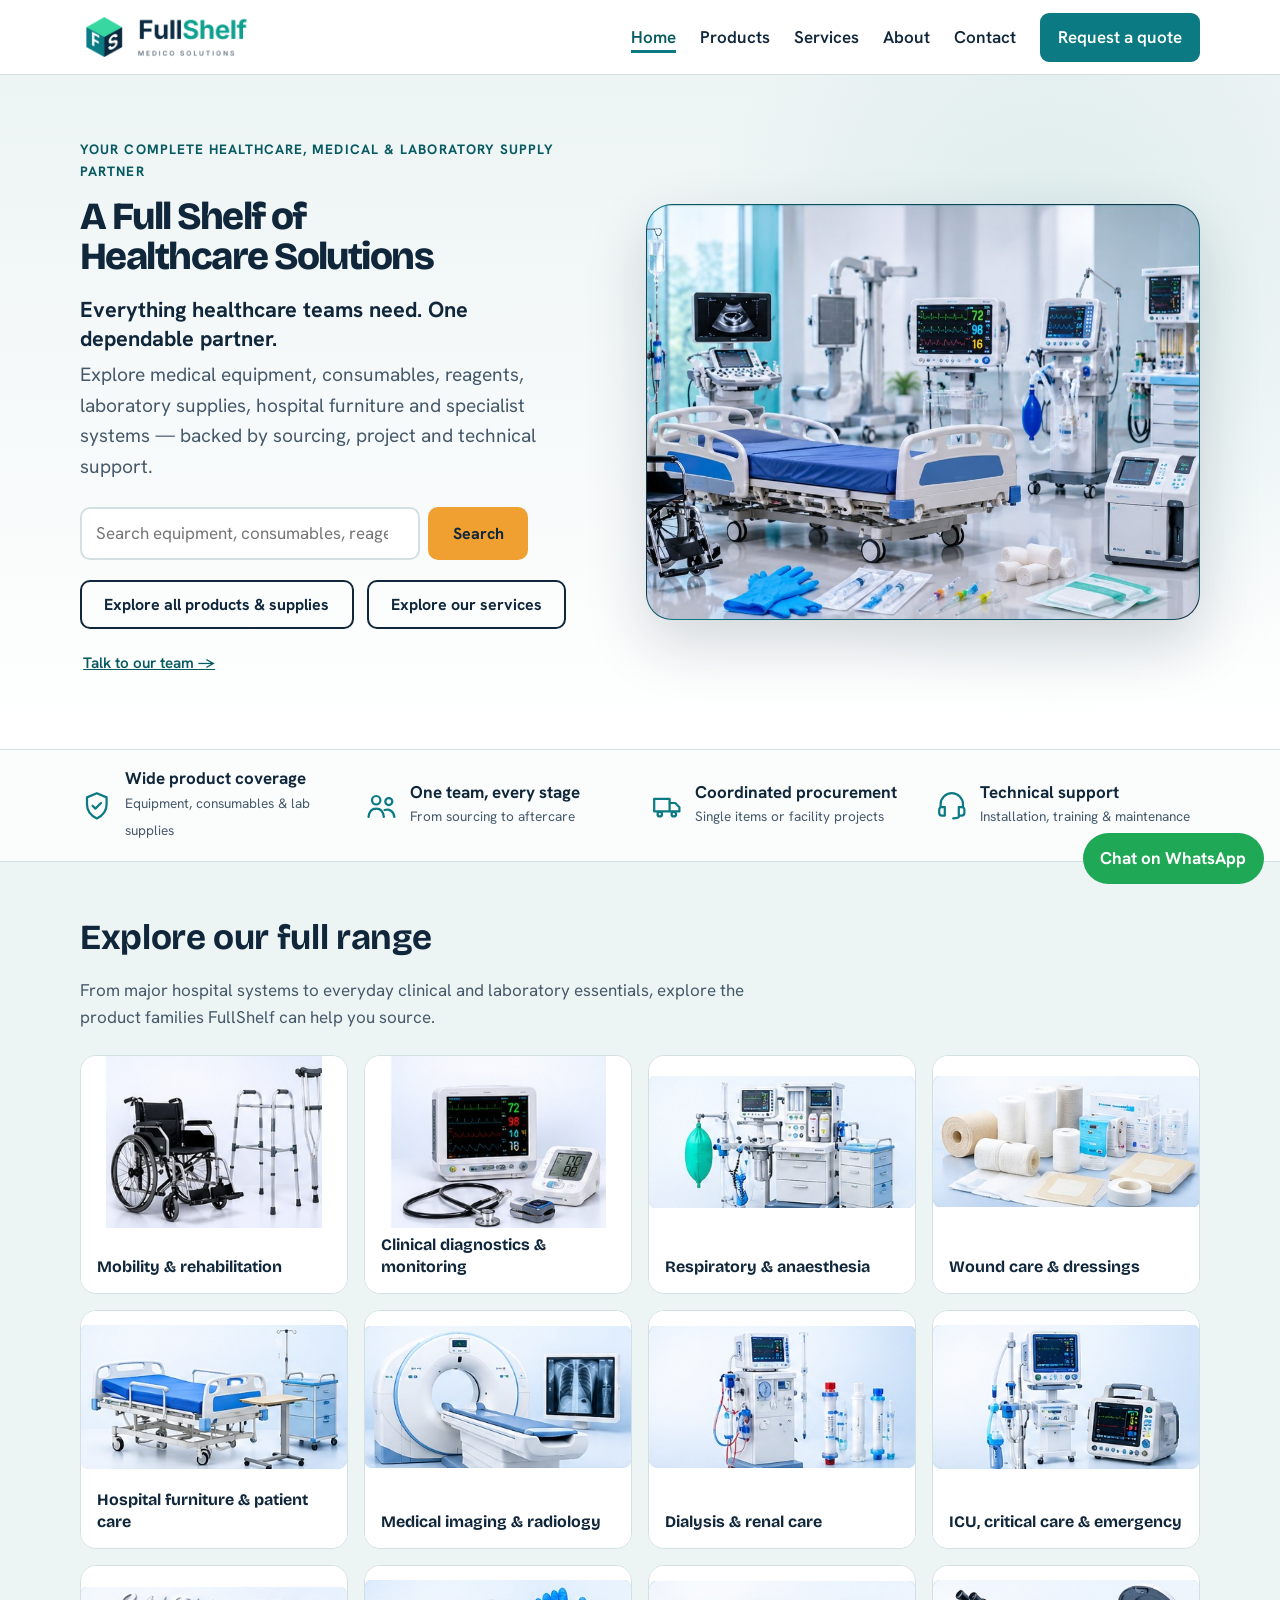
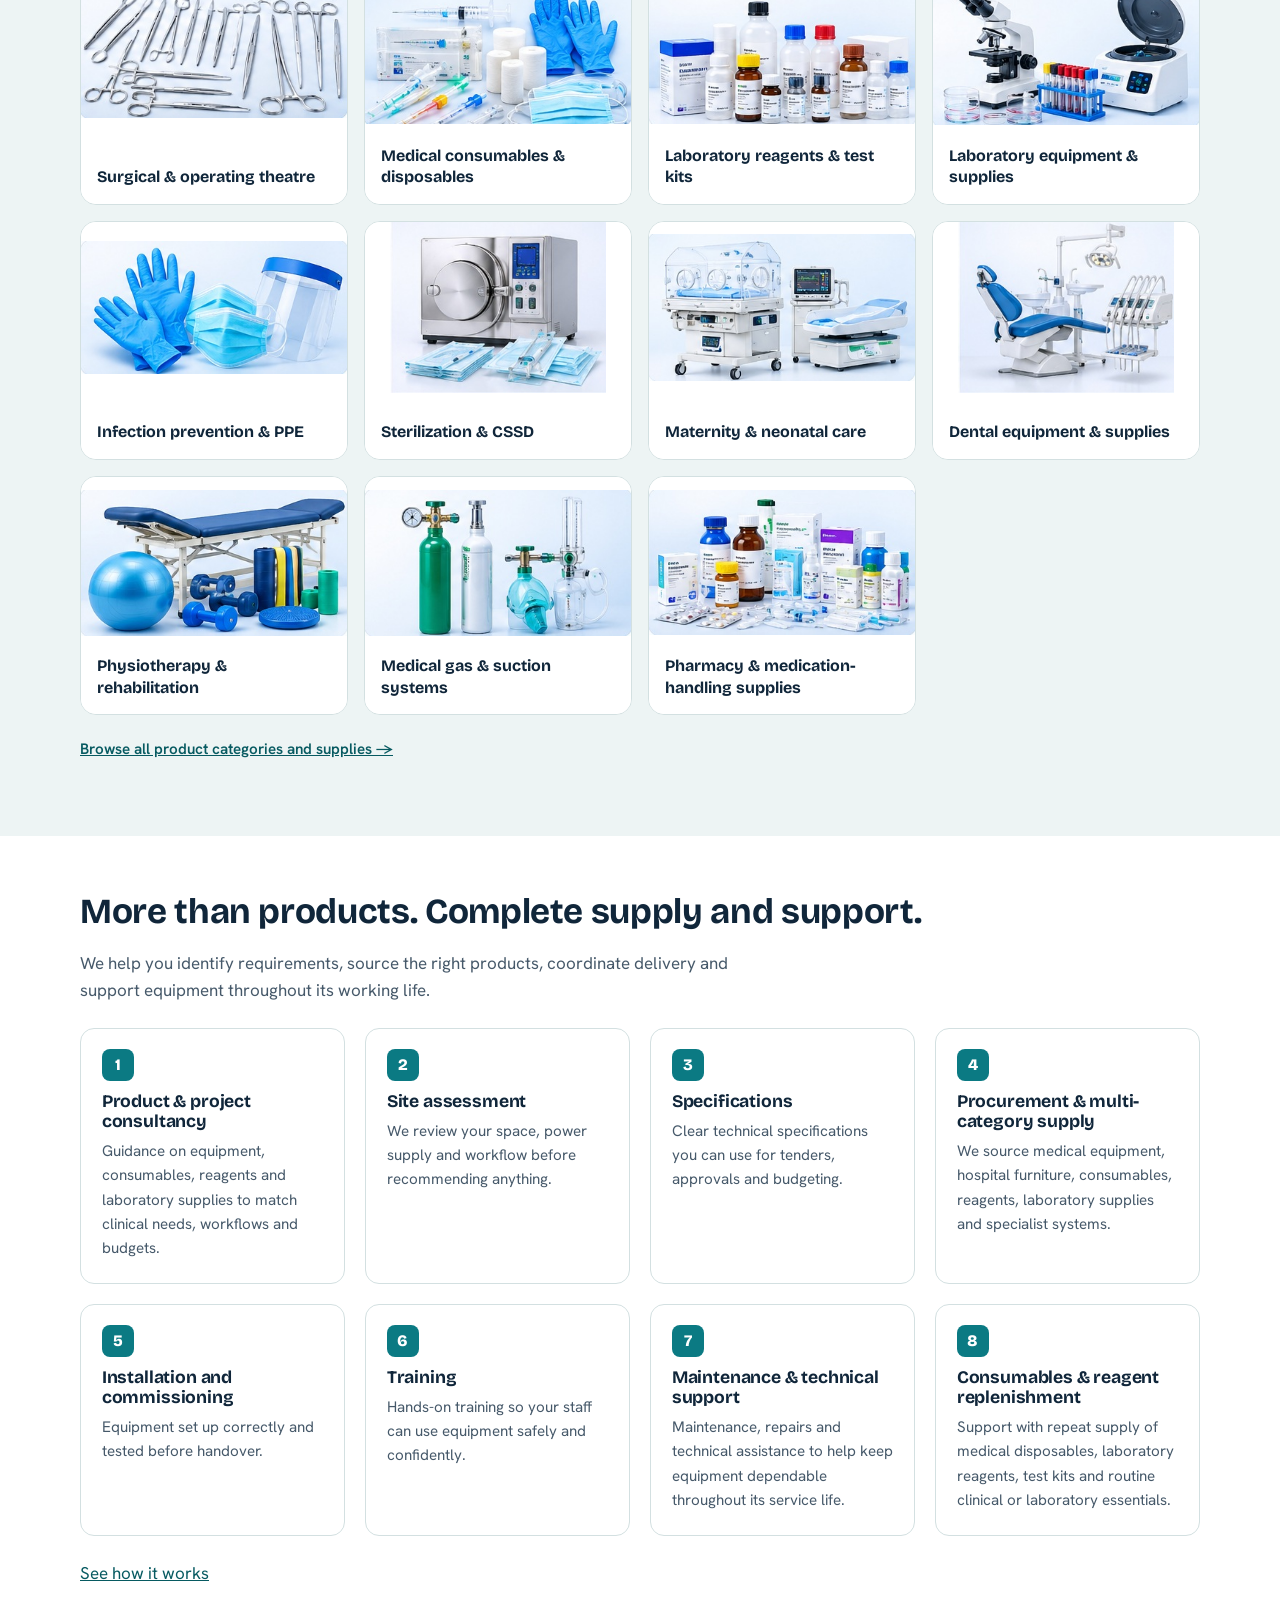
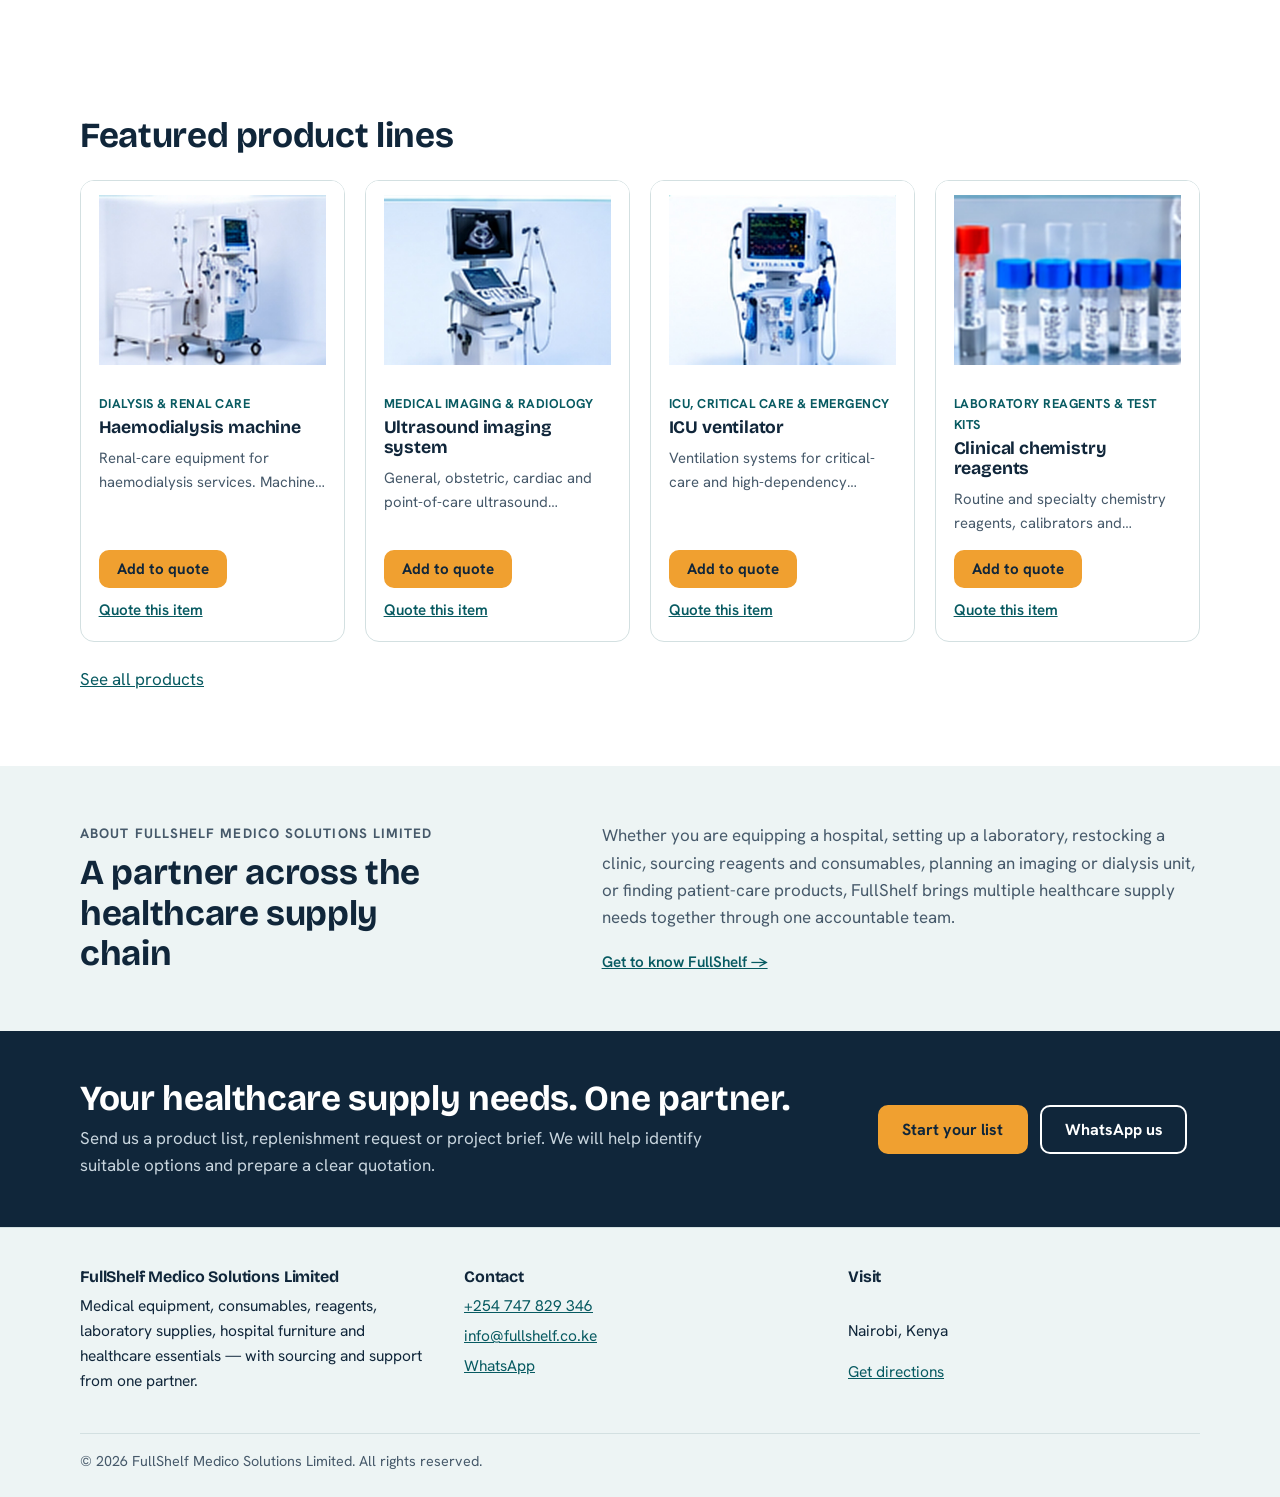
<file: index.html>
<!DOCTYPE html>
<html lang="en">
<head>
  <meta charset="utf-8">
  <meta name="viewport" content="width=device-width, initial-scale=1">
  <title>FullShelf Medico Solutions Limited | Healthcare, Medical & Laboratory Supplies</title>
  <meta name="description" content="A full shelf of healthcare solutions: medical equipment, consumables, reagents, laboratory equipment and supplies, hospital furniture, imaging, dialysis and technical support in Kenya.">
  <meta name="theme-color" content="#0b2a3f">

  <!-- Favicons -->
  <link rel="icon" href="favicon.ico" sizes="any">
  <link rel="icon" type="image/png" sizes="32x32" href="favicon-32x32.png">
  <link rel="apple-touch-icon" href="apple-touch-icon.png">

  <link rel="preconnect" href="https://fonts.googleapis.com"><link rel="preconnect" href="https://fonts.gstatic.com" crossorigin><link href="https://fonts.googleapis.com/css2?family=Bricolage+Grotesque:wght@700;800&family=Hanken+Grotesk:wght@400;600;700&display=swap" rel="stylesheet">
  <link rel="stylesheet" href="css/style.css?v=fullshelf7">
</head>
<body>
  <a class="skip-link" href="#main">Skip to content</a>

  <header class="site-header">
    <div class="container header-inner">
      <a class="brand" href="index.html">
        <img class="brand-logo" src="images/logo.png" srcset="images/logo.png 1x, images/logo@2x.png 2x" width="173" height="40" alt="">
        <span class="sr-only" data-site-name>FullShelf Medico Solutions Limited</span>
      </a>
      <button class="menu-toggle" aria-expanded="false" aria-controls="site-nav">Menu</button>
      <nav class="site-nav" id="site-nav" aria-label="Main">
        <ul>
          <li><a href="index.html" aria-current="page">Home</a></li>
          <li><a href="products.html">Products</a></li>
          <li><a href="services.html">Services</a></li>
          <li><a href="about.html">About</a></li>
          <li><a href="contact.html">Contact</a></li>
        </ul>
      </nav>
    </div>
  </header>

  <main id="main">

    <section class="hero">
      <div class="container hero-grid">
        <div>
          <p class="eyebrow">Your complete healthcare, medical & laboratory supply partner</p>
          <h1><span class="headline-line">A Full Shelf of</span> <span class="headline-line">Healthcare Solutions</span></h1>
          <p class="hero-tagline">Everything healthcare teams need. One dependable partner.</p>
          <p class="lead">Explore medical equipment, consumables, reagents, laboratory supplies, hospital furniture and specialist systems — backed by sourcing, project and technical support.</p>
          <form action="products.html" method="get" class="search-row" role="search">
            <label for="home-search" class="sr-only">Search products</label>
            <input type="search" id="home-search" name="q" placeholder="Search equipment, consumables, reagents…">
            <button class="btn" type="submit">Search</button>
          </form>
          <div class="hero-actions">
            <a class="btn btn-outline" href="products.html">Explore all products & supplies</a>
            <a class="btn btn-outline" href="services.html">Explore our services</a>
            <a class="text-link hero-consult" href="contact.html">Talk to our team →</a>
          </div>
        </div>

        <div class="hero-visual">
          <div class="hero-fallback" id="hero-fallback" aria-hidden="true"></div>
          <img src="images/hero.jpg" alt="Modern medical equipment showroom with a hospital bed, wheelchair, patient monitors, ultrasound and diagnostic equipment" fetchpriority="high">
        </div>
      </div>
    </section>

    <section class="trust-strip" aria-label="The FullShelf service promise">
      <div class="container">
        <ul>
          <li class="trust-item">
            <svg viewBox="0 0 24 24" aria-hidden="true" fill="none" stroke="currentColor" stroke-width="1.6" stroke-linecap="round" stroke-linejoin="round"><path d="M12 3l7 3v5c0 5-3 8-7 10-4-2-7-5-7-10V6z"/><path d="M9 12l2 2 4-4"/></svg>
            <div><strong>Wide product coverage</strong><span>Equipment, consumables & lab supplies</span></div>
          </li>
          <li class="trust-item">
            <svg viewBox="0 0 24 24" aria-hidden="true" fill="none" stroke="currentColor" stroke-width="1.6" stroke-linecap="round" stroke-linejoin="round"><circle cx="8" cy="8" r="3"/><circle cx="17" cy="9" r="2.5"/><path d="M2.5 20c.5-4 2.5-6 5.5-6s5 2 5.5 6M14 15c3.8-.8 6.5 1 7 5"/></svg>
            <div><strong>One team, every stage</strong><span>From sourcing to aftercare</span></div>
          </li>
          <li class="trust-item">
            <svg viewBox="0 0 24 24" aria-hidden="true" fill="none" stroke="currentColor" stroke-width="1.6" stroke-linecap="round" stroke-linejoin="round"><path d="M3 7h11v9H3zM14 10h4l3 3v3h-7"/><circle cx="7" cy="18" r="1.6"/><circle cx="17" cy="18" r="1.6"/></svg>
            <div><strong>Coordinated procurement</strong><span>Single items or facility projects</span></div>
          </li>
          <li class="trust-item">
            <svg viewBox="0 0 24 24" aria-hidden="true" fill="none" stroke="currentColor" stroke-width="1.6" stroke-linecap="round" stroke-linejoin="round"><path d="M4 13v-2a8 8 0 0 1 16 0v2"/><path d="M4 13h3v6H5a2 2 0 0 1-2-2v-2a2 2 0 0 1 1-2zM20 13h-3v6h2a2 2 0 0 0 2-2v-2a2 2 0 0 0-1-2zM17 20c-1 1-2 1-4 1"/></svg>
            <div><strong>Technical support</strong><span>Installation, training & maintenance</span></div>
          </li>
        </ul>
      </div>
    </section>

    <section class="section section-alt">
      <div class="container">
        <div class="section-head"><h2>Explore our full range</h2><p>From major hospital systems to everyday clinical and laboratory essentials, explore the product families FullShelf can help you source.</p></div>
        <div class="tiles" id="category-tiles"></div>
        <p style="margin-top:1.25rem"><a class="text-link" href="products.html">Browse all product categories and supplies →</a></p>
      </div>
    </section>

    <section class="section">
      <div class="container">
        <div class="section-head">
          <h2>More than products. Complete supply and support.</h2>
          <p>We help you identify requirements, source the right products, coordinate delivery and support equipment throughout its working life.</p>
        </div>
        <div class="services-grid">
      <article class="service-card">
        <span class="service-num" aria-hidden="true">1</span>
        <h3>Product & project consultancy</h3>
        <p>Guidance on equipment, consumables, reagents and laboratory supplies to match clinical needs, workflows and budgets.</p>
      </article>
      <article class="service-card">
        <span class="service-num" aria-hidden="true">2</span>
        <h3>Site assessment</h3>
        <p>We review your space, power supply and workflow before recommending anything.</p>
      </article>
      <article class="service-card">
        <span class="service-num" aria-hidden="true">3</span>
        <h3>Specifications</h3>
        <p>Clear technical specifications you can use for tenders, approvals and budgeting.</p>
      </article>
      <article class="service-card">
        <span class="service-num" aria-hidden="true">4</span>
        <h3>Procurement & multi-category supply</h3>
        <p>We source medical equipment, hospital furniture, consumables, reagents, laboratory supplies and specialist systems.</p>
      </article>
      <article class="service-card">
        <span class="service-num" aria-hidden="true">5</span>
        <h3>Installation and commissioning</h3>
        <p>Equipment set up correctly and tested before handover.</p>
      </article>
      <article class="service-card">
        <span class="service-num" aria-hidden="true">6</span>
        <h3>Training</h3>
        <p>Hands-on training so your staff can use equipment safely and confidently.</p>
      </article>
      <article class="service-card">
        <span class="service-num" aria-hidden="true">7</span>
        <h3>Maintenance & technical support</h3>
        <p>Maintenance, repairs and technical assistance to help keep equipment dependable throughout its service life.</p>
      </article>
      <article class="service-card">
        <span class="service-num" aria-hidden="true">8</span>
        <h3>Consumables & reagent replenishment</h3>
        <p>Support with repeat supply of medical disposables, laboratory reagents, test kits and routine clinical or laboratory essentials.</p>
      </article>
        </div>
        <p style="margin-top:1.5rem"><a href="services.html">See how it works</a></p>
      </div>
    </section>



    <section class="section">
      <div class="container">
        <div class="section-head"><h2>Featured product lines</h2></div>
        <div class="grid" id="featured-grid"></div>
        <p style="margin-top:1.5rem"><a href="products.html">See all products</a></p>
      </div>
    </section>

    <section class="section section-alt home-about">
      <div class="container home-about-grid">
        <div>
          <p class="eyebrow">About FullShelf Medico Solutions Limited</p>
          <h2>A partner across the healthcare supply chain</h2>
        </div>
        <div>
          <p>Whether you are equipping a hospital, setting up a laboratory, restocking a clinic, sourcing reagents and consumables, planning an imaging or dialysis unit, or finding patient-care products, FullShelf brings multiple healthcare supply needs together through one accountable team.</p>
          <a class="text-link" href="about.html">Get to know FullShelf →</a>
        </div>
      </div>
    </section>


    <section class="cta-band">
      <div class="container cta-inner">
        <div>
          <h2>Your healthcare supply needs. One partner.</h2>
          <p>Send us a product list, replenishment request or project brief. We will help identify suitable options and prepare a clear quotation.</p>
        </div>
        <div class="cta-buttons">
          <a class="btn" href="products.html">Start your list</a>
          <a class="btn btn-light" data-whatsapp href="#">WhatsApp us</a>
          <div data-social></div>
        </div>
      </div>
    </section>
  </main>

  <footer class="site-footer">
    <div class="container">
      <div class="footer-grid">
        <div>
          <h3 data-site-name>FullShelf Medico Solutions Limited</h3>
          <p>Medical equipment, consumables, reagents, laboratory supplies, hospital furniture and healthcare essentials — with sourcing and support from one partner.</p>
        </div>
        <div>
          <h3>Contact</h3>
          <ul>
            <li><a data-phone href="#">Phone</a></li>
            <li><a data-email href="#">Email</a></li>
            <li><a data-whatsapp href="#">WhatsApp</a></li>
          </ul>
        </div>
        <div>
          <h3>Visit</h3>
          <p data-address>FullShelf Medico Solutions Limited, Nairobi</p>
          <p><a data-directions href="#" target="_blank" rel="noopener">Get directions</a></p>
        </div>
      </div>
      <p class="footer-legal">&copy; <span data-year>2026</span> <span data-site-name>FullShelf Medico Solutions Limited</span>. All rights reserved.</p>
    </div>
  </footer>

  <a class="whatsapp-float" data-whatsapp href="#">Chat on WhatsApp</a>

  <script src="js/products.js?v=fullshelf7"></script>
  <script src="js/main.js?v=fullshelf7"></script>
</body>
</html>
</file>
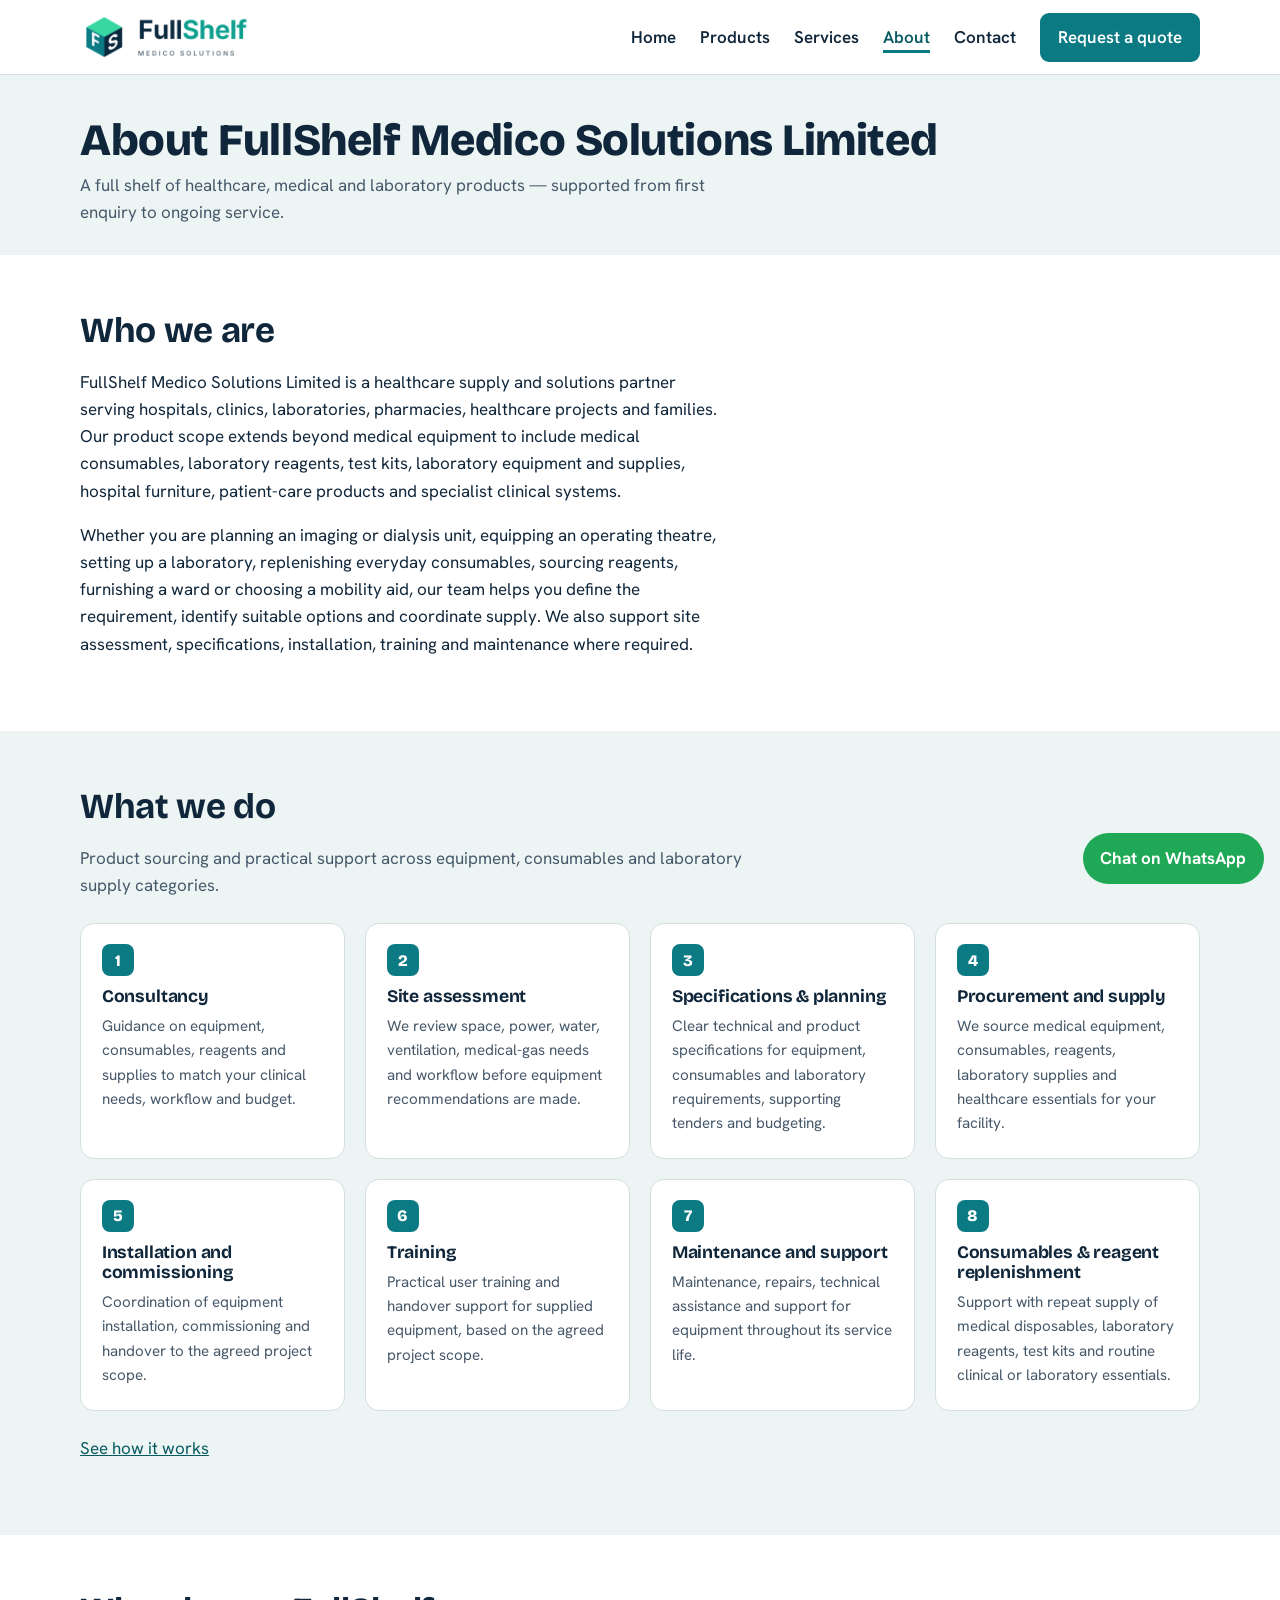
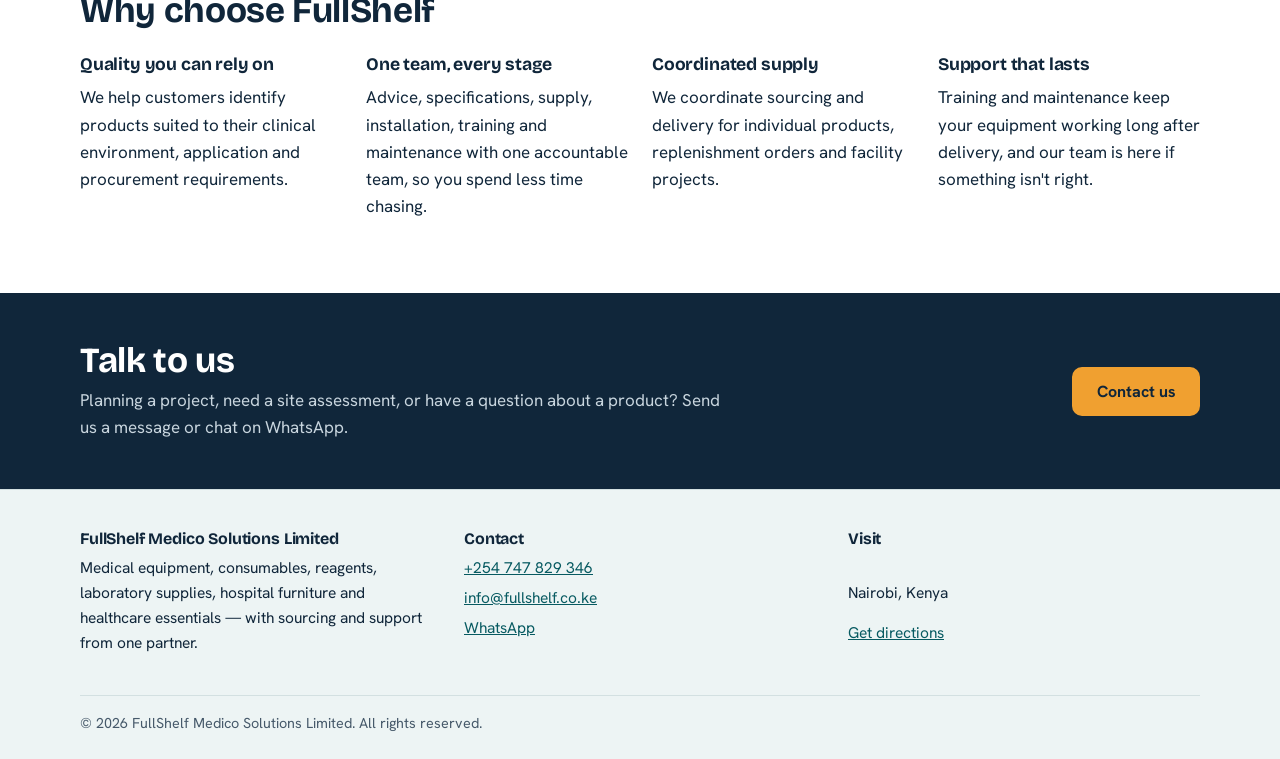
<file: about.html>
<!DOCTYPE html>
<html lang="en">
<head>
  <meta charset="utf-8">
  <meta name="viewport" content="width=device-width, initial-scale=1">
  <title>About | FullShelf Medico Solutions Limited</title>
  <meta name="description" content="Learn about FullShelf Medico Solutions Limited, a healthcare supply and solutions partner for medical equipment, consumables, reagents, laboratory supplies and technical support.">

<!-- Favicons -->
  <link rel="icon" href="favicon.ico" sizes="any">
  <link rel="icon" type="image/png" sizes="32x32" href="favicon-32x32.png">
  <link rel="apple-touch-icon" href="apple-touch-icon.png">
  
  <link rel="preconnect" href="https://fonts.googleapis.com"><link rel="preconnect" href="https://fonts.gstatic.com" crossorigin><link href="https://fonts.googleapis.com/css2?family=Bricolage+Grotesque:wght@700;800&family=Hanken+Grotesk:wght@400;600;700&display=swap" rel="stylesheet">
  <link rel="stylesheet" href="css/style.css?v=fullshelf7">
</head>
<body>
  <a class="skip-link" href="#main">Skip to content</a>

  <header class="site-header">
    <div class="container header-inner">
      <a class="brand" href="index.html">
        <img class="brand-logo" src="images/logo.png" srcset="images/logo.png 1x, images/logo@2x.png 2x" width="173" height="40" alt="FullShelf Medico Solutions">
        <span class="sr-only" data-site-name>FullShelf Medico Solutions Limited</span>
      </a>
      <button class="menu-toggle" aria-expanded="false" aria-controls="site-nav">Menu</button>
      <nav class="site-nav" id="site-nav" aria-label="Main">
        <ul>
          <li><a href="index.html">Home</a></li>
          <li><a href="products.html">Products</a></li>
          <li><a href="services.html">Services</a></li>
          <li><a href="about.html" aria-current="page">About</a></li>
          <li><a href="contact.html">Contact</a></li>
        </ul>
      </nav>
    </div>
  </header>

  <main id="main">

    <section class="page-title">
      <div class="container">
        <h1>About FullShelf Medico Solutions Limited</h1>
        <p>A full shelf of healthcare, medical and laboratory products — supported from first enquiry to ongoing service.</p>
      </div>
    </section>

    <section class="section">
      <div class="container">
        <h2>Who we are</h2>
        <p>FullShelf Medico Solutions Limited is a healthcare supply and solutions partner serving hospitals, clinics, laboratories, pharmacies, healthcare projects and families. Our product scope extends beyond medical equipment to include medical consumables, laboratory reagents, test kits, laboratory equipment and supplies, hospital furniture, patient-care products and specialist clinical systems.</p>
        <p>Whether you are planning an imaging or dialysis unit, equipping an operating theatre, setting up a laboratory, replenishing everyday consumables, sourcing reagents, furnishing a ward or choosing a mobility aid, our team helps you define the requirement, identify suitable options and coordinate supply. We also support site assessment, specifications, installation, training and maintenance where required.</p>
      </div>
    </section>

    <section class="section section-alt">
      <div class="container">
        <div class="section-head">
          <h2>What we do</h2>
          <p>Product sourcing and practical support across equipment, consumables and laboratory supply categories.</p>
        </div>
        <div class="services-grid">
      <article class="service-card">
        <span class="service-num" aria-hidden="true">1</span>
        <h3>Consultancy</h3>
        <p>Guidance on equipment, consumables, reagents and supplies to match your clinical needs, workflow and budget.</p>
      </article>
      <article class="service-card">
        <span class="service-num" aria-hidden="true">2</span>
        <h3>Site assessment</h3>
        <p>We review space, power, water, ventilation, medical-gas needs and workflow before equipment recommendations are made.</p>
      </article>
      <article class="service-card">
        <span class="service-num" aria-hidden="true">3</span>
        <h3>Specifications & planning</h3>
        <p>Clear technical and product specifications for equipment, consumables and laboratory requirements, supporting tenders and budgeting.</p>
      </article>
      <article class="service-card">
        <span class="service-num" aria-hidden="true">4</span>
        <h3>Procurement and supply</h3>
        <p>We source medical equipment, consumables, reagents, laboratory supplies and healthcare essentials for your facility.</p>
      </article>
      <article class="service-card">
        <span class="service-num" aria-hidden="true">5</span>
        <h3>Installation and commissioning</h3>
        <p>Coordination of equipment installation, commissioning and handover to the agreed project scope.</p>
      </article>
      <article class="service-card">
        <span class="service-num" aria-hidden="true">6</span>
        <h3>Training</h3>
        <p>Practical user training and handover support for supplied equipment, based on the agreed project scope.</p>
      </article>
      <article class="service-card">
        <span class="service-num" aria-hidden="true">7</span>
        <h3>Maintenance and support</h3>
        <p>Maintenance, repairs, technical assistance and support for equipment throughout its service life.</p>
      </article>
      <article class="service-card">
        <span class="service-num" aria-hidden="true">8</span>
        <h3>Consumables & reagent replenishment</h3>
        <p>Support with repeat supply of medical disposables, laboratory reagents, test kits and routine clinical or laboratory essentials.</p>
      </article>
        </div>
        <p style="margin-top:1.5rem"><a href="services.html">See how it works</a></p>
      </div>
    </section>

    <section class="section">
  <div class="container">
    <div class="section-head"><h2>Why choose FullShelf</h2></div>
    <div style="display:grid;grid-template-columns:repeat(auto-fit,minmax(14rem,1fr));gap:1.5rem">
      <div>
        <h3>Quality you can rely on</h3>
        <p>We help customers identify products suited to their clinical environment, application and procurement requirements.</p>
      </div>
      <div>
        <h3>One team, every stage</h3>
        <p>Advice, specifications, supply, installation, training and maintenance with one accountable team, so you spend less time chasing.</p>
      </div>
      <div>
        <h3>Coordinated supply</h3>
        <p>We coordinate sourcing and delivery for individual products, replenishment orders and facility projects.</p>
      </div>
      <div>
        <h3>Support that lasts</h3>
        <p>Training and maintenance keep your equipment working long after delivery, and our team is here if something isn't right.</p>
      </div>
    </div>
  </div>
</section>



    <section class="cta-band">
      <div class="container cta-inner">
        <div>
          <h2>Talk to us</h2>
          <p>Planning a project, need a site assessment, or have a question about a product? Send us a message or chat on WhatsApp.</p>
        </div>
        <a class="btn" href="contact.html">Contact us</a>
      </div>
    </section>
  </main>

  <footer class="site-footer">
    <div class="container">
      <div class="footer-grid">
        <div>
          <h3 data-site-name>FullShelf Medico Solutions Limited</h3>
          <p>Medical equipment, consumables, reagents, laboratory supplies, hospital furniture and healthcare essentials — with sourcing and support from one partner.</p>
        </div>
        <div>
          <h3>Contact</h3>
          <ul>
            <li><a data-phone href="#">Phone</a></li>
            <li><a data-email href="#">Email</a></li>
            <li><a data-whatsapp href="#">WhatsApp</a></li>
          </ul>
        </div>
        <div>
          <h3>Visit</h3>
          <p data-address>Your Street, Your Building</p>
          <p><a data-directions href="#" target="_blank" rel="noopener">Get directions</a></p>
        </div>
      </div>
      <p class="footer-legal">&copy; <span data-year>2026</span> <span data-site-name>FullShelf Medico Solutions Limited</span>. All rights reserved.</p>
    </div>
  </footer>

  <a class="whatsapp-float" data-whatsapp href="#">Chat on WhatsApp</a>

  <script src="js/products.js?v=fullshelf7"></script>
  <script src="js/main.js?v=fullshelf7"></script>
</body>
</html>
</file>
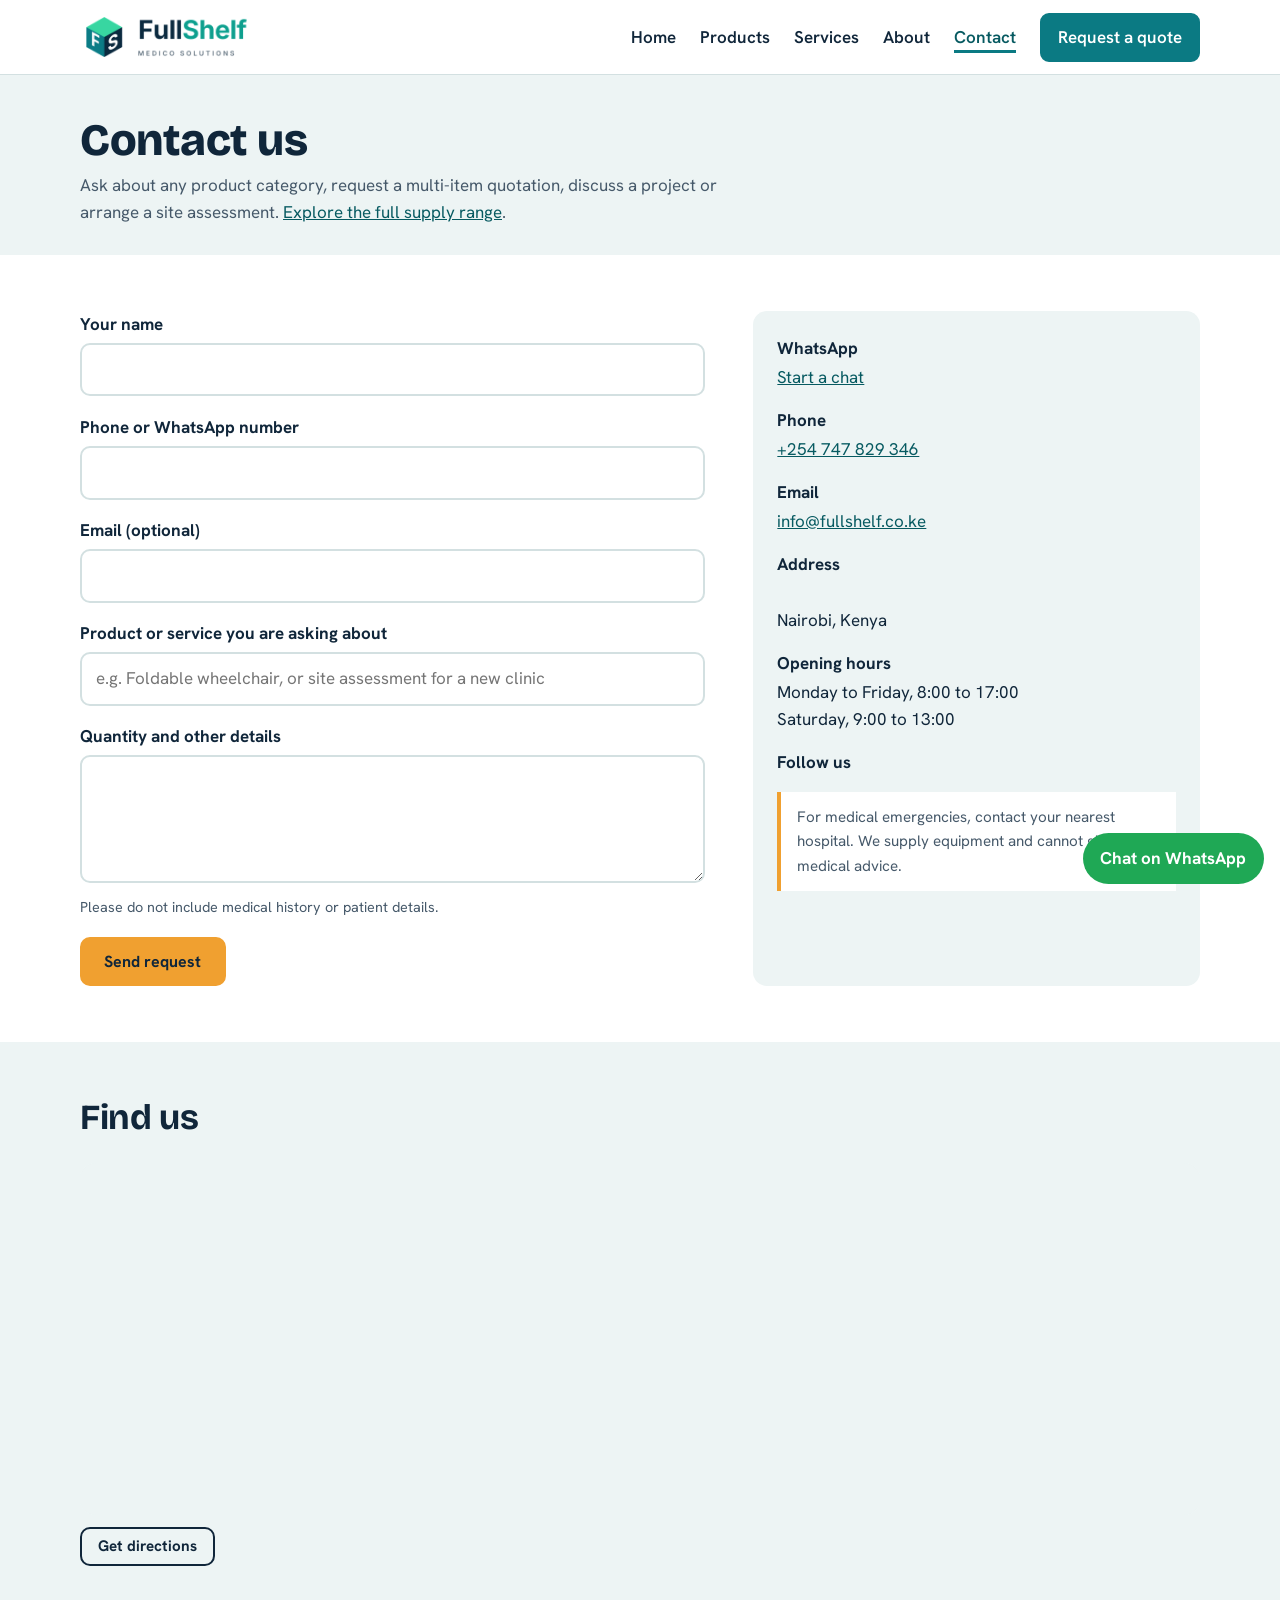
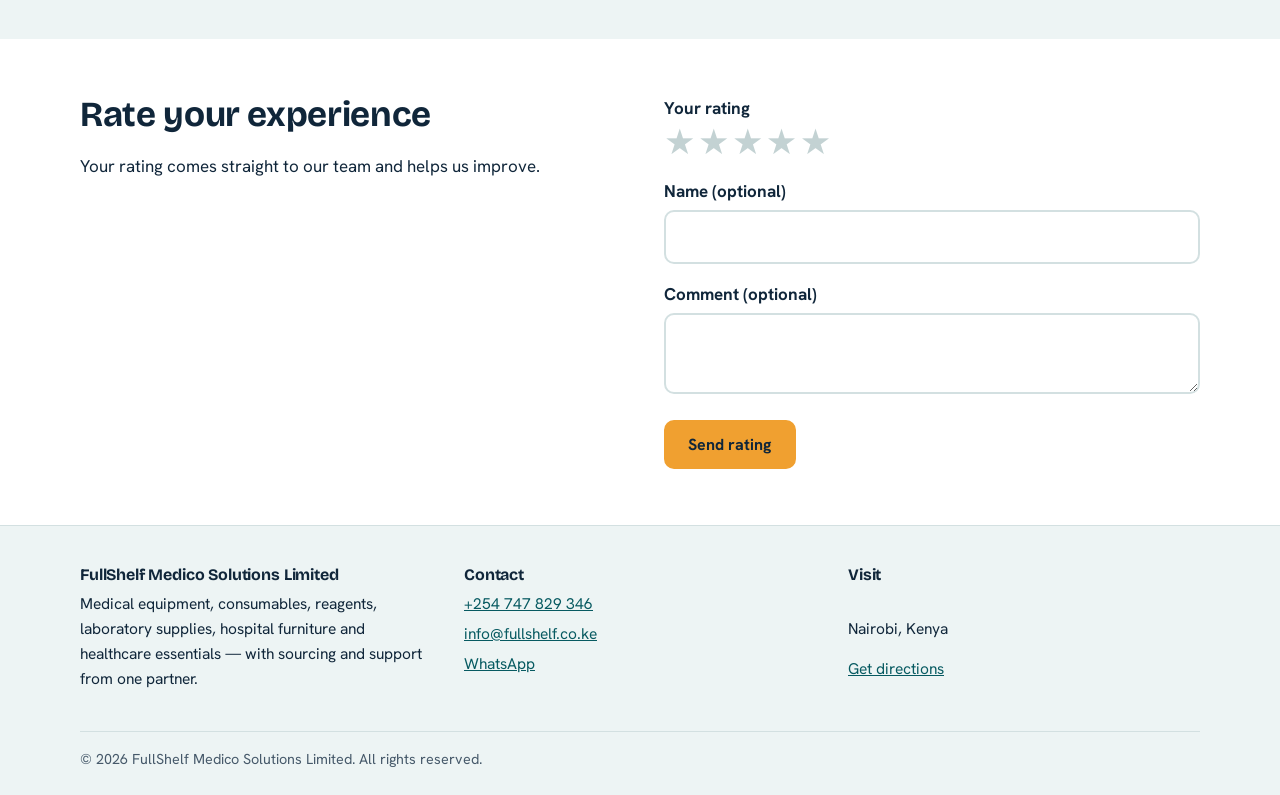
<file: contact.html>
<!DOCTYPE html>
<html lang="en">
<head>
  <meta charset="utf-8">
  <meta name="viewport" content="width=device-width, initial-scale=1">
  <title>Contact | FullShelf Medico Solutions Limited</title>
  <meta name="description" content="Enquire about medical equipment, consumables, reagents, laboratory supplies, imaging, dialysis, hospital furniture and project support.">

<!-- Favicons -->
  <link rel="icon" href="favicon.ico" sizes="any">
  <link rel="icon" type="image/png" sizes="32x32" href="favicon-32x32.png">
  <link rel="apple-touch-icon" href="apple-touch-icon.png">
  
  <link rel="preconnect" href="https://fonts.googleapis.com"><link rel="preconnect" href="https://fonts.gstatic.com" crossorigin><link href="https://fonts.googleapis.com/css2?family=Bricolage+Grotesque:wght@700;800&family=Hanken+Grotesk:wght@400;600;700&display=swap" rel="stylesheet">
  <link rel="stylesheet" href="css/style.css?v=fullshelf9">
</head>
<body>
  <a class="skip-link" href="#main">Skip to content</a>

  <header class="site-header">
    <div class="container header-inner">
      <a class="brand" href="index.html">
        <img class="brand-logo" src="images/logo.png" srcset="images/logo.png 1x, images/logo@2x.png 2x" width="173" height="40" alt="FullShelf Medico Solutions">
        <span class="sr-only" data-site-name>FullShelf Medico Solutions Limited</span>
      </a>
      <button class="menu-toggle" aria-expanded="false" aria-controls="site-nav">Menu</button>
      <nav class="site-nav" id="site-nav" aria-label="Main">
        <ul>
          <li><a href="index.html">Home</a></li>
          <li><a href="products.html">Products</a></li>
          <li><a href="services.html">Services</a></li>
          <li><a href="about.html">About</a></li>
          <li><a href="contact.html" aria-current="page">Contact</a></li>
        </ul>
      </nav>
    </div>
  </header>

  <main id="main">

    <section class="page-title">
      <div class="container">
        <h1>Contact us</h1>
        <p>Ask about any product category, request a multi-item quotation, discuss a project or arrange a site assessment. <a href="products.html">Explore the full supply range</a>.</p>
      </div>
    </section>

    <section class="section">
      <div class="container contact-grid">
        <div>
          <form id="contact-request-form" data-form data-success="Thank you! We will reply soon.">
            <input type="hidden" name="_subject" value="New enquiry from the website">
            <div class="field">
              <label for="name">Your name</label>
              <input type="text" id="name" name="name" required autocomplete="name">
            </div>
            <div class="field">
              <label for="phone">Phone or WhatsApp number</label>
              <input type="tel" id="phone" name="phone" required autocomplete="tel">
            </div>
            <div class="field">
              <label for="email">Email (optional)</label>
              <input type="email" id="email" name="email" autocomplete="email">
            </div>
            <div class="field">
              <label for="product">Product or service you are asking about</label>
              <input type="text" id="product" name="product" placeholder="e.g. Foldable wheelchair, or site assessment for a new clinic">
            </div>
            <div class="field">
              <label for="message">Quantity and other details</label>
              <textarea id="message" name="message" required></textarea>
              <p class="hint">Please do not include medical history or patient details.</p>
            </div>
            <button class="btn" type="submit">Send request</button>
            <p class="form-status" role="status" hidden></p>
          </form>
        </div>

        <aside class="contact-card">
          <dl>
            <dt>WhatsApp</dt>
            <dd><a data-whatsapp href="#">Start a chat</a></dd>
            <dt>Phone</dt>
            <dd><a data-phone href="#">Phone</a></dd>
            <dt>Email</dt>
            <dd><a data-email href="#">Email</a></dd>
            <dt>Address</dt>
            <dd data-address>Address</dd>
            <dt>Opening hours</dt>
            <dd>Monday to Friday, 8:00 to 17:00<br>Saturday, 9:00 to 13:00</dd>
            <dt>Follow us</dt>
            <dd><div data-social></div></dd>
          </dl>
          <p class="notice">For medical emergencies, contact your nearest hospital. We supply equipment and cannot give medical advice.</p>
        </aside>
      </div>
    </section>

    <section class="section section-alt" id="map">
      <div class="container">
        <div class="section-head"><h2>Find us</h2></div>
        <iframe class="map-frame" data-map title="Map showing our location" loading="lazy" referrerpolicy="no-referrer-when-downgrade" allowfullscreen></iframe>
        <p class="map-actions"><a class="btn btn-outline btn-small" data-directions href="#" target="_blank" rel="noopener">Get directions</a></p>
      </div>
    </section>

    <section class="section" id="rate">
      <div class="container rate-grid">
        <div>
          <h2>Rate your experience</h2>
          <p>Your rating comes straight to our team and helps us improve.</p>
          <a class="btn btn-outline" data-google-review href="#" target="_blank" rel="noopener">Review us on Google</a>
        </div>
        <form class="rate-form" data-form data-success="Thank you for rating us!">
          <input type="hidden" name="_subject" value="New rating from the website">
          <fieldset>
            <legend>Your rating</legend>
            <div class="stars">
              <input type="radio" id="star5" name="rating" value="5" required><label for="star5" title="5 stars"><span class="sr-only">5 stars</span>&#9733;</label>
              <input type="radio" id="star4" name="rating" value="4" required><label for="star4" title="4 stars"><span class="sr-only">4 stars</span>&#9733;</label>
              <input type="radio" id="star3" name="rating" value="3" required><label for="star3" title="3 stars"><span class="sr-only">3 stars</span>&#9733;</label>
              <input type="radio" id="star2" name="rating" value="2" required><label for="star2" title="2 stars"><span class="sr-only">2 stars</span>&#9733;</label>
              <input type="radio" id="star1" name="rating" value="1" required><label for="star1" title="1 star"><span class="sr-only">1 star</span>&#9733;</label>
            </div>
          </fieldset>
          <div class="field">
            <label for="rate-name">Name (optional)</label>
            <input type="text" id="rate-name" name="name" autocomplete="name">
          </div>
          <div class="field">
            <label for="rate-comment">Comment (optional)</label>
            <textarea id="rate-comment" name="comment"></textarea>
          </div>
          <button class="btn" type="submit">Send rating</button>
          <p class="form-status" role="status" hidden></p>
        </form>
      </div>
    </section>
  </main>

  <footer class="site-footer">
    <div class="container">
      <div class="footer-grid">
        <div>
          <h3 data-site-name>FullShelf Medico Solutions Limited</h3>
          <p>Medical equipment, consumables, reagents, laboratory supplies, hospital furniture and healthcare essentials — with sourcing and support from one partner.</p>
        </div>
        <div>
          <h3>Contact</h3>
          <ul>
            <li><a data-phone href="#">Phone</a></li>
            <li><a data-email href="#">Email</a></li>
            <li><a data-whatsapp href="#">WhatsApp</a></li>
          </ul>
        </div>
        <div>
          <h3>Visit</h3>
          <p data-address>Your Street, Your Building</p>
          <p><a data-directions href="#" target="_blank" rel="noopener">Get directions</a></p>
        </div>
      </div>
      <p class="footer-legal">&copy; <span data-year>2026</span> <span data-site-name>FullShelf Medico Solutions Limited</span>. All rights reserved.</p>
    </div>
  </footer>

  <a class="whatsapp-float" data-whatsapp href="#">Chat on WhatsApp</a>

  <script src="js/products.js?v=fullshelf9"></script>
  <script src="js/main.js?v=fullshelf10"></script>
  <script src="js/backend.js?v=fullshelf2"></script>
</body>
</html>
</file>
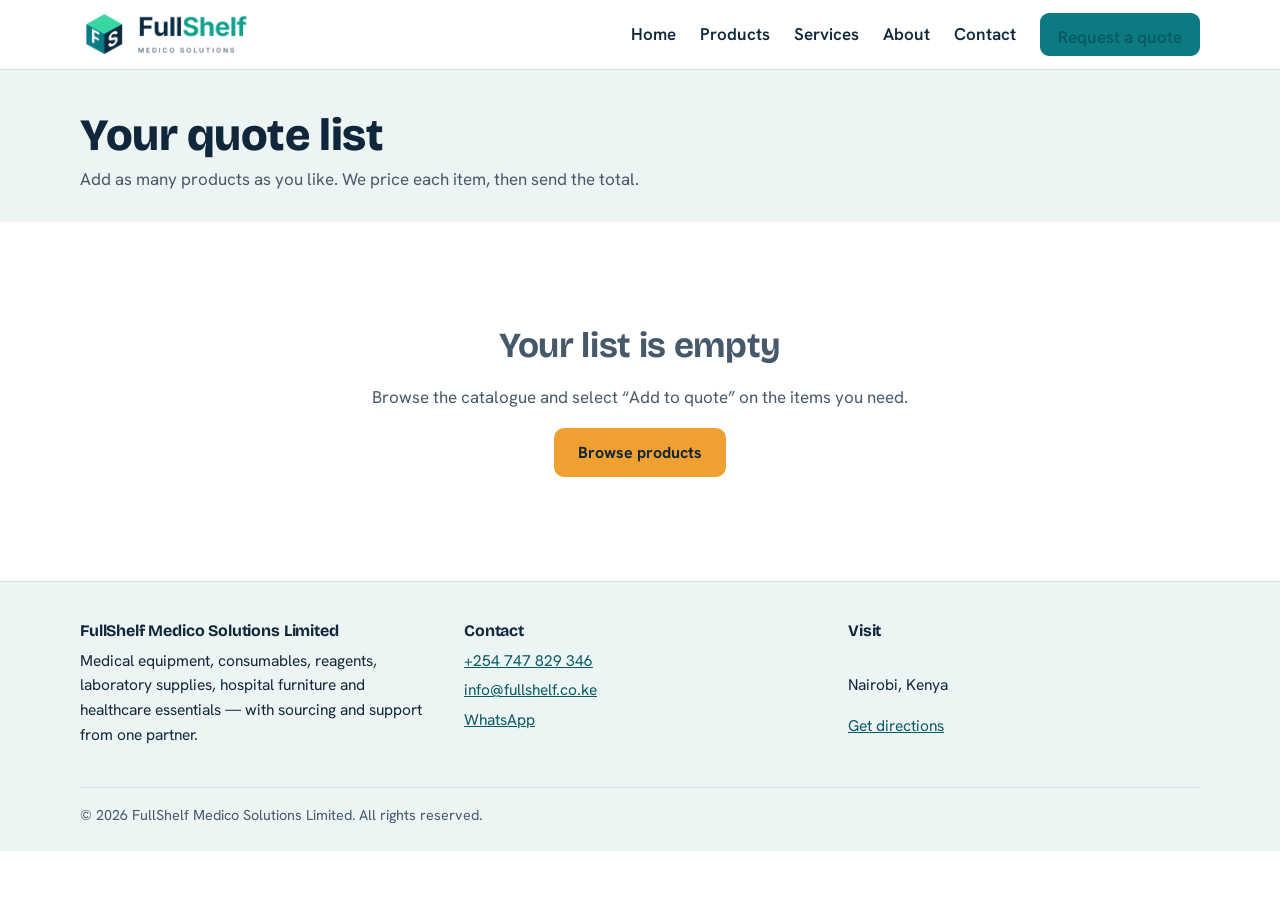
<file: quote.html>
<!DOCTYPE html>
<html lang="en">
<head>
  <meta charset="utf-8">
  <meta name="viewport" content="width=device-width, initial-scale=1">
  <title>Your quote list | FullShelf Medico Solutions Limited</title>
  <meta name="description" content="Review the products you have selected and send one quote request.">

<!-- Favicons -->
  <link rel="icon" href="favicon.ico" sizes="any">
  <link rel="icon" type="image/png" sizes="32x32" href="favicon-32x32.png">
  <link rel="apple-touch-icon" href="apple-touch-icon.png">
  
  <link rel="preconnect" href="https://fonts.googleapis.com"><link rel="preconnect" href="https://fonts.gstatic.com" crossorigin><link href="https://fonts.googleapis.com/css2?family=Bricolage+Grotesque:wght@700;800&family=Hanken+Grotesk:wght@400;600;700&display=swap" rel="stylesheet">
  <link rel="stylesheet" href="css/style.css?v=fullshelf7">
</head>
<body>
  <a class="skip-link" href="#main">Skip to content</a>

  <header class="site-header">
    <div class="container header-inner">
      <a class="brand" href="index.html">
        <img class="brand-logo" src="images/logo.png" srcset="images/logo.png 1x, images/logo@2x.png 2x" width="173" height="40" alt="FullShelf Medico Solutions">
        <span class="sr-only" data-site-name>FullShelf Medico Solutions Limited</span>
      </a>
      <button class="menu-toggle" aria-expanded="false" aria-controls="site-nav">Menu</button>
      <nav class="site-nav" id="site-nav" aria-label="Main">
        <ul>
          <li><a href="index.html">Home</a></li>
          <li><a href="products.html">Products</a></li>
          <li><a href="services.html">Services</a></li>
          <li><a href="about.html">About</a></li>
          <li><a href="contact.html">Contact</a></li>
        </ul>
      </nav>
    </div>
  </header>

  <main id="main">

    <section class="page-title">
      <div class="container">
        <h1>Your quote list</h1>
        <p>Add as many products as you like. We price each item, then send the total.</p>
      </div>
    </section>

    <section class="section">
      <div class="container">

        <div id="quote-empty" class="empty" hidden>
          <h2>Your list is empty</h2>
          <p style="margin-inline:auto">Browse the catalogue and select &ldquo;Add to quote&rdquo; on the items you need.</p>
          <a class="btn" href="products.html">Browse products</a>
        </div>

        <div id="quote-content" class="quote-layout" hidden>
          <div>
            <ul class="quote-list" id="quote-list"></ul>
            <div class="quote-tools">
              <a href="products.html">+ Add more products</a>
              <button type="button" class="text-link danger" id="clear-list">Clear list</button>
            </div>
          </div>

          <aside class="contact-card">
            <h2 style="font-size:1.4rem">Send your list</h2>
            <p id="quote-summary" class="hint" aria-live="polite"></p>
            <form id="quote-form">
              <div class="field">
                <label for="q-name">Your name</label>
                <input type="text" id="q-name" name="name" required autocomplete="name">
              </div>
              <div class="field">
                <label for="q-phone">Phone or WhatsApp number</label>
                <input type="tel" id="q-phone" name="phone" required autocomplete="tel">
              </div>
              <div class="field">
                <label for="q-email">Email (optional)</label>
                <input type="email" id="q-email" name="email" autocomplete="email">
              </div>
              <div class="field">
                <label for="q-message">Notes (optional)</label>
                <textarea id="q-message" name="message" style="min-height:5rem"></textarea>
                <p class="hint">Please do not include medical history or patient details.</p>
              </div>
              <div class="quote-actions">
                <button class="btn" type="submit">Send quote request</button>
                <button class="btn btn-whatsapp" type="button" id="whatsapp-send">Send on WhatsApp instead</button>
              </div>
              <p class="form-status" id="quote-status" role="status" hidden></p>
            </form>
          </aside>
        </div>

        <div id="quote-success" class="success-box" hidden>
          <h2>Thank you, we have your list</h2>
          <p>We will price each item and reply with the total, usually the same day.</p>
          <a class="btn" href="products.html">Back to products</a>
          <p style="margin-top:1.5rem"><a href="contact.html#rate">Enjoyed using our site? Rate us</a></p>
        </div>

      </div>
    </section>
  </main>

  <footer class="site-footer">
    <div class="container">
      <div class="footer-grid">
        <div>
          <h3 data-site-name>FullShelf Medico Solutions Limited</h3>
          <p>Medical equipment, consumables, reagents, laboratory supplies, hospital furniture and healthcare essentials — with sourcing and support from one partner.</p>
        </div>
        <div>
          <h3>Contact</h3>
          <ul>
            <li><a data-phone href="#">Phone</a></li>
            <li><a data-email href="#">Email</a></li>
            <li><a data-whatsapp href="#">WhatsApp</a></li>
          </ul>
        </div>
        <div>
          <h3>Visit</h3>
          <p data-address>Your Street, Your Building</p>
          <p><a data-directions href="#" target="_blank" rel="noopener">Get directions</a></p>
        </div>
      </div>
      <p class="footer-legal">&copy; <span data-year>2026</span> <span data-site-name>FullShelf Medico Solutions Limited</span>. All rights reserved.</p>
    </div>
  </footer>

  <a class="whatsapp-float" data-whatsapp href="#">Chat on WhatsApp</a>

  <script src="js/products.js?v=fullshelf7"></script>
  <script src="js/main.js?v=fullshelf7"></script>
  <script src="js/backend.js?v=fullshelf2"></script>
</body>
</html>
</file>
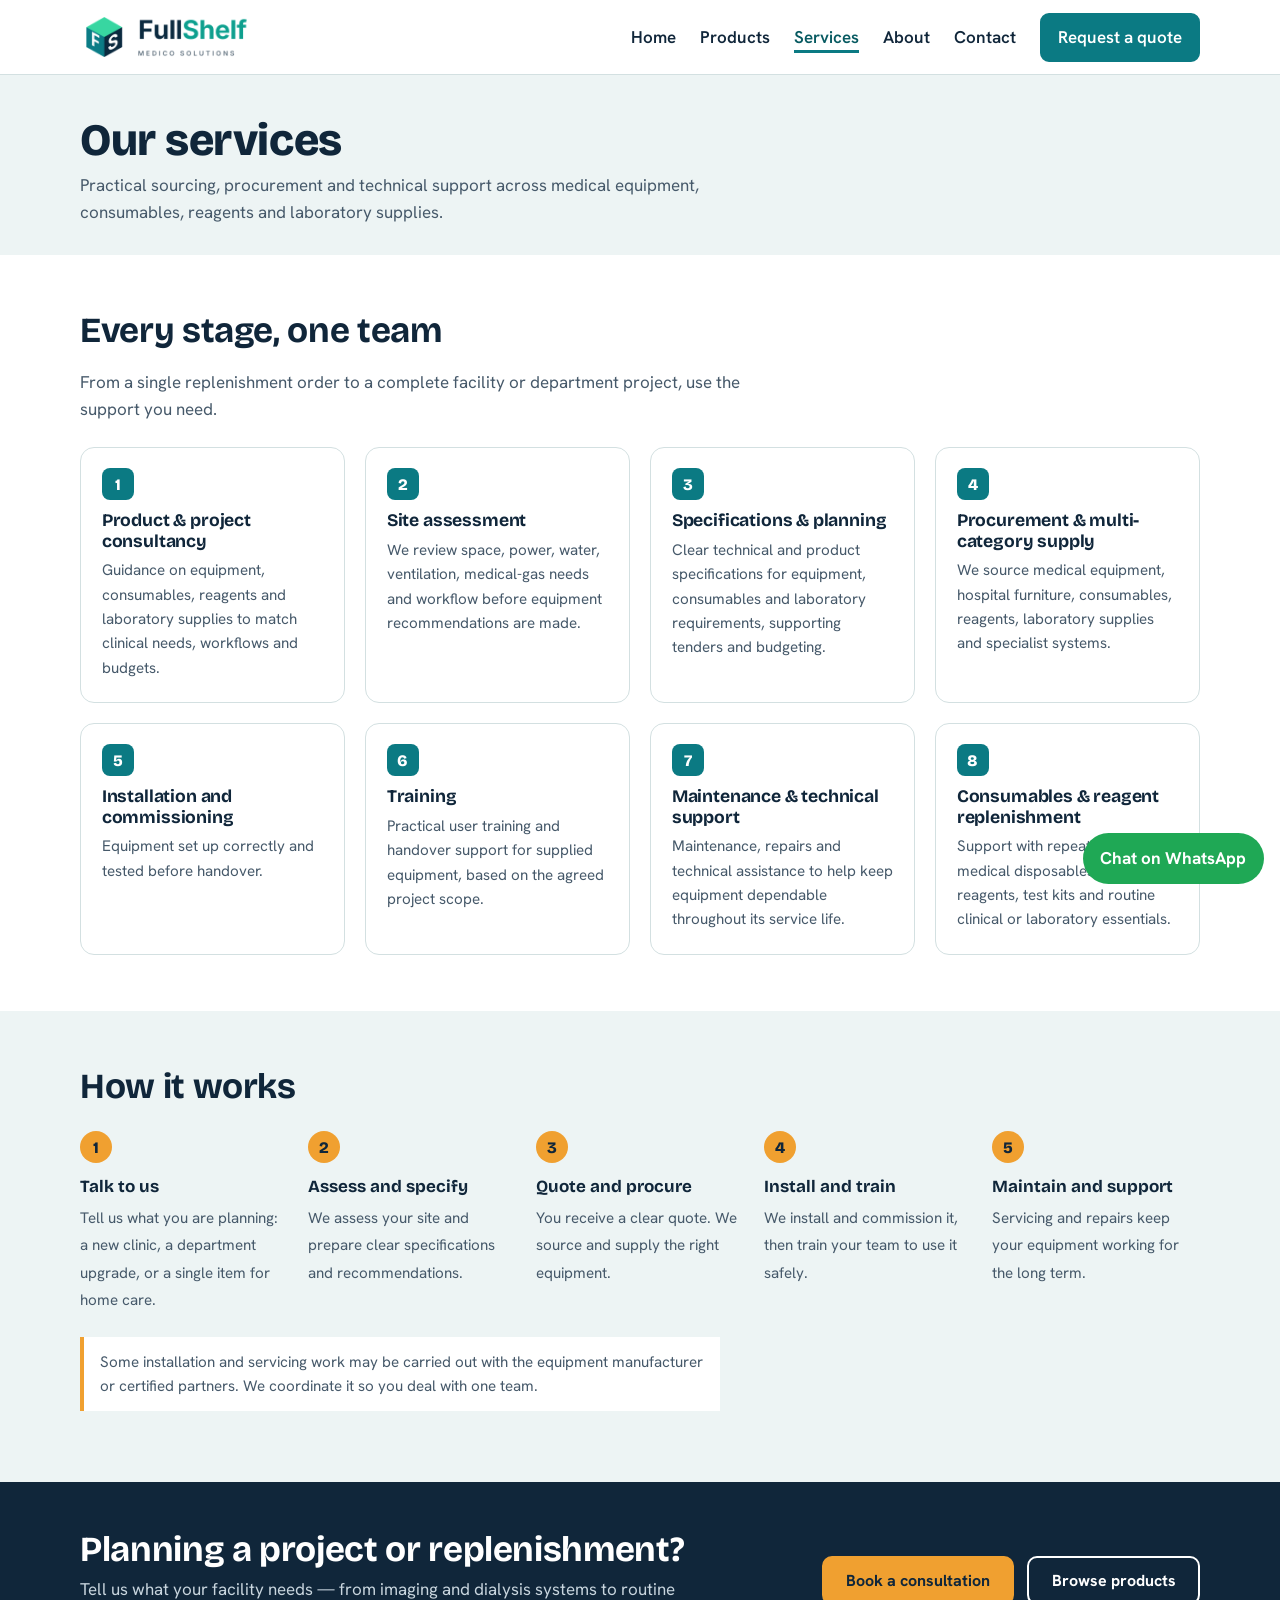
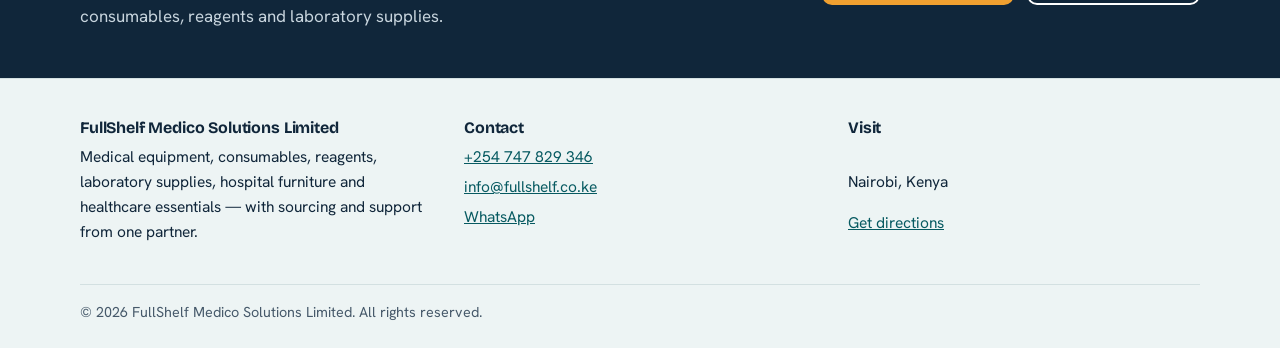
<file: services.html>
<!DOCTYPE html>
<html lang="en">
<head>
  <meta charset="utf-8">
  <meta name="viewport" content="width=device-width, initial-scale=1">
  <title>Services | FullShelf Medico Solutions Limited</title>
  <meta name="description" content="Healthcare procurement and support services: product sourcing, medical equipment supply, consumables and reagents replenishment, site assessment, specifications, installation, training and maintenance.">

<!-- Favicons -->
  <link rel="icon" href="favicon.ico" sizes="any">
  <link rel="icon" type="image/png" sizes="32x32" href="favicon-32x32.png">
  <link rel="apple-touch-icon" href="apple-touch-icon.png">
  
  <link rel="preconnect" href="https://fonts.googleapis.com"><link rel="preconnect" href="https://fonts.gstatic.com" crossorigin><link href="https://fonts.googleapis.com/css2?family=Bricolage+Grotesque:wght@700;800&family=Hanken+Grotesk:wght@400;600;700&display=swap" rel="stylesheet">
  <link rel="stylesheet" href="css/style.css?v=fullshelf7">
</head>
<body>
  <a class="skip-link" href="#main">Skip to content</a>

  <header class="site-header">
    <div class="container header-inner">
      <a class="brand" href="index.html">
        <img class="brand-logo" src="images/logo.png" srcset="images/logo.png 1x, images/logo@2x.png 2x" width="173" height="40" alt="FullShelf Medico Solutions">
        <span class="sr-only" data-site-name>FullShelf Medico Solutions Limited</span>
      </a>
      <button class="menu-toggle" aria-expanded="false" aria-controls="site-nav">Menu</button>
      <nav class="site-nav" id="site-nav" aria-label="Main">
        <ul>
          <li><a href="index.html">Home</a></li>
          <li><a href="products.html">Products</a></li>
          <li><a href="services.html" aria-current="page">Services</a></li>
          <li><a href="about.html">About</a></li>
          <li><a href="contact.html">Contact</a></li>
        </ul>
      </nav>
    </div>
  </header>

  <main id="main">

    <section class="page-title">
      <div class="container">
        <h1>Our services</h1>
        <p>Practical sourcing, procurement and technical support across medical equipment, consumables, reagents and laboratory supplies.</p>
      </div>
    </section>

    <section class="section">
      <div class="container">
        <div class="section-head">
          <h2>Every stage, one team</h2>
          <p>From a single replenishment order to a complete facility or department project, use the support you need.</p>
        </div>
        <div class="services-grid">
      <article class="service-card">
        <span class="service-num" aria-hidden="true">1</span>
        <h3>Product & project consultancy</h3>
        <p>Guidance on equipment, consumables, reagents and laboratory supplies to match clinical needs, workflows and budgets.</p>
      </article>
      <article class="service-card">
        <span class="service-num" aria-hidden="true">2</span>
        <h3>Site assessment</h3>
        <p>We review space, power, water, ventilation, medical-gas needs and workflow before equipment recommendations are made.</p>
      </article>
      <article class="service-card">
        <span class="service-num" aria-hidden="true">3</span>
        <h3>Specifications & planning</h3>
        <p>Clear technical and product specifications for equipment, consumables and laboratory requirements, supporting tenders and budgeting.</p>
      </article>
      <article class="service-card">
        <span class="service-num" aria-hidden="true">4</span>
        <h3>Procurement & multi-category supply</h3>
        <p>We source medical equipment, hospital furniture, consumables, reagents, laboratory supplies and specialist systems.</p>
      </article>
      <article class="service-card">
        <span class="service-num" aria-hidden="true">5</span>
        <h3>Installation and commissioning</h3>
        <p>Equipment set up correctly and tested before handover.</p>
      </article>
      <article class="service-card">
        <span class="service-num" aria-hidden="true">6</span>
        <h3>Training</h3>
        <p>Practical user training and handover support for supplied equipment, based on the agreed project scope.</p>
      </article>
      <article class="service-card">
        <span class="service-num" aria-hidden="true">7</span>
        <h3>Maintenance & technical support</h3>
        <p>Maintenance, repairs and technical assistance to help keep equipment dependable throughout its service life.</p>
      </article>
      <article class="service-card">
        <span class="service-num" aria-hidden="true">8</span>
        <h3>Consumables & reagent replenishment</h3>
        <p>Support with repeat supply of medical disposables, laboratory reagents, test kits and routine clinical or laboratory essentials.</p>
      </article>
        </div>
      </div>
    </section>

    <section class="section section-alt">
      <div class="container">
        <div class="section-head"><h2>How it works</h2></div>
        <ol class="journey">
        <li><strong>Talk to us</strong><span>Tell us what you are planning: a new clinic, a department upgrade, or a single item for home care.</span></li>
        <li><strong>Assess and specify</strong><span>We assess your site and prepare clear specifications and recommendations.</span></li>
        <li><strong>Quote and procure</strong><span>You receive a clear quote. We source and supply the right equipment.</span></li>
        <li><strong>Install and train</strong><span>We install and commission it, then train your team to use it safely.</span></li>
        <li><strong>Maintain and support</strong><span>Servicing and repairs keep your equipment working for the long term.</span></li>
        </ol>
        <p class="notice" style="max-width:40rem">Some installation and servicing work may be carried out with the equipment manufacturer or certified partners. We coordinate it so you deal with one team.</p>
      </div>
    </section>

    <section class="cta-band">
      <div class="container cta-inner">
        <div>
          <h2>Planning a project or replenishment?</h2>
          <p>Tell us what your facility needs — from imaging and dialysis systems to routine consumables, reagents and laboratory supplies.</p>
        </div>
        <div class="cta-buttons">
          <a class="btn" href="contact.html">Book a consultation</a>
          <a class="btn btn-light" href="products.html">Browse products</a>
        </div>
      </div>
    </section>
  </main>

  <footer class="site-footer">
    <div class="container">
      <div class="footer-grid">
        <div>
          <h3 data-site-name>FullShelf Medico Solutions Limited</h3>
          <p>Medical equipment, consumables, reagents, laboratory supplies, hospital furniture and healthcare essentials — with sourcing and support from one partner.</p>
        </div>
        <div>
          <h3>Contact</h3>
          <ul>
            <li><a data-phone href="#">Phone</a></li>
            <li><a data-email href="#">Email</a></li>
            <li><a data-whatsapp href="#">WhatsApp</a></li>
          </ul>
        </div>
        <div>
          <h3>Visit</h3>
          <p data-address>Your Street, Your Building</p>
          <p><a data-directions href="#" target="_blank" rel="noopener">Get directions</a></p>
        </div>
      </div>
      <p class="footer-legal">&copy; <span data-year>2026</span> <span data-site-name>FullShelf Medico Solutions Limited</span>. All rights reserved.</p>
    </div>
  </footer>

  <a class="whatsapp-float" data-whatsapp href="#">Chat on WhatsApp</a>

  <script src="js/products.js?v=fullshelf7"></script>
  <script src="js/main.js?v=fullshelf7"></script>
</body>
</html>
</file>
<file: css/style.css>
/* ============================================================
   DESIGN TOKENS: change colours and fonts here
   ============================================================ */
:root {
  --ink: #10263a;
  --ink-soft: #46596a;
  --teal: #0b7a83;
  --teal-dark: #075a61;
  --mist: #edf4f4;
  --line: #d3e0e1;
  --signal: #f0a030;
  --signal-dark: #d88b1c;
  --green: #1c8a4a;
  --white: #ffffff;

  --font-head: "Bricolage Grotesque", "Trebuchet MS", system-ui, sans-serif;
  --font-body: "Hanken Grotesk", system-ui, -apple-system, "Segoe UI", sans-serif;

  --radius: 10px;
  --max: 1120px;
}

/* ============================================================
   BASE
   ============================================================ */
*, *::before, *::after { box-sizing: border-box; }
[hidden] { display: none !important; }
html { scroll-behavior: smooth; }

body {
  margin: 0;
  font-family: var(--font-body);
  font-size: 1.0625rem;
  line-height: 1.6;
  color: var(--ink);
  background: var(--white);
}

img, svg, iframe { max-width: 100%; display: block; }

h1, h2, h3 { font-family: var(--font-head); line-height: 1.15; margin: 0 0 0.5em; letter-spacing: -0.01em; }
h1 { font-size: clamp(2.3rem, 5.5vw, 3.8rem); font-weight: 800; }
h2 { font-size: clamp(1.6rem, 3vw, 2.2rem); font-weight: 700; }
h3 { font-size: 1.1rem; font-weight: 700; }

p { margin: 0 0 1em; max-width: 65ch; }
a { color: var(--teal-dark); }

:focus-visible { outline: 3px solid var(--signal); outline-offset: 2px; }

.container { width: min(100% - 2rem, var(--max)); margin-inline: auto; }
.section { padding: 3.5rem 0; }
.section-alt { background: var(--mist); }
.section-head { margin-bottom: 1.5rem; }
.section-head p { color: var(--ink-soft); }

.sr-only {
  position: absolute; width: 1px; height: 1px; overflow: hidden;
  clip: rect(0 0 0 0); white-space: nowrap;
}
.skip-link { position: absolute; left: -999px; top: 0; background: var(--ink); color: var(--white); padding: 0.5rem 1rem; z-index: 100; }
.skip-link:focus { left: 0; }

/* ============================================================
   BUTTONS AND LINKS
   ============================================================ */
.btn {
  display: inline-block;
  padding: 0.75rem 1.4rem;
  border-radius: var(--radius);
  background: var(--signal);
  color: var(--ink);
  font: 700 1rem var(--font-body);
  text-decoration: none;
  border: 2px solid var(--signal);
  cursor: pointer;
}
.btn:hover { background: var(--signal-dark); border-color: var(--signal-dark); }
.btn:disabled { opacity: 0.6; cursor: wait; }
.btn-outline { background: transparent; border-color: var(--ink); }
.btn-outline:hover { background: var(--ink); border-color: var(--ink); color: var(--white); }
.btn-light { background: transparent; border-color: var(--white); color: var(--white); }
.btn-light:hover { background: var(--white); border-color: var(--white); color: var(--ink); }
.btn-small { padding: 0.45rem 1rem; font-size: 0.95rem; }

.text-link { font-weight: 600; font-size: 0.95rem; background: none; border: 0; padding: 0; cursor: pointer; font-family: inherit; }
.text-link.danger { color: #a3261c; }

.badge {
  display: inline-grid; place-items: center;
  min-width: 1.4rem; height: 1.4rem; padding: 0 0.35rem;
  border-radius: 999px; background: var(--signal); color: var(--ink);
  font-size: 0.8rem; font-weight: 800; line-height: 1;
}

/* ============================================================
   HEADER AND NAV
   ============================================================ */
.site-header { border-bottom: 1px solid var(--line); background: var(--white); position: sticky; top: 0; z-index: 50; }
.header-inner { display: flex; align-items: center; justify-content: space-between; gap: 1rem; padding: 0.8rem 0; }

.brand { font-family: var(--font-head); font-weight: 800; font-size: 1.2rem; color: var(--ink); text-decoration: none; display: flex; align-items: center; gap: 0.6rem; }
.brand-mark { width: 2rem; height: 2rem; border-radius: 8px; background: var(--teal); color: var(--white); display: grid; place-items: center; }
.brand-mark svg { width: 1.2rem; height: 1.2rem; }
.brand-logo { height: 2.5rem; width: auto; }

.site-nav ul { list-style: none; display: flex; align-items: center; gap: 1.5rem; margin: 0; padding: 0; }
.site-nav a { text-decoration: none; color: var(--ink); font-weight: 600; }
.site-nav a:hover { color: var(--teal); }
.site-nav a[aria-current="page"] { color: var(--teal-dark); border-bottom: 3px solid var(--teal); padding-bottom: 2px; }
.nav-quote { display: inline-flex; align-items: center; gap: 0.4rem; }

.menu-toggle {
  display: none; background: none; border: 2px solid var(--ink); border-radius: 8px;
  padding: 0.4rem 0.8rem; font: 700 0.95rem var(--font-body); color: var(--ink); cursor: pointer;
  align-items: center; gap: 0.3rem;
}

@media (max-width: 720px) {
  .menu-toggle { display: inline-flex; }
  .site-nav { display: none; position: absolute; left: 0; right: 0; top: 100%; background: var(--white); border-bottom: 1px solid var(--line); padding: 1rem; }
  .site-nav.open { display: block; }
  .site-nav ul { flex-direction: column; align-items: flex-start; gap: 1rem; }
  .site-nav .nav-quote { display: inline-flex; }
}

/* ============================================================
   HOME: HERO
   ============================================================ */
.hero { padding: clamp(2.5rem, 5vw, 4.5rem) 0; background: radial-gradient(circle at 82% 38%, rgba(11, 122, 131, 0.10), transparent 34%), linear-gradient(180deg, var(--mist), var(--white)); }
.hero-grid { display: grid; grid-template-columns: minmax(0, 1fr) minmax(0, 1.05fr); gap: clamp(2rem, 3.5vw, 3.5rem); align-items: center; }
.hero h1 { width: 100%; max-width: none; font-size: clamp(2.35rem, 3.15vw, 3.35rem); line-height: 1.06; letter-spacing: -0.04em; }
.hero-tagline { max-width: 36rem; margin: 1rem 0 0.45rem; color: var(--ink); font-size: clamp(1.15rem, 1.7vw, 1.45rem); font-weight: 700; line-height: 1.3; }
.hero .lead { max-width: 36rem; margin-bottom: 0; }
.hero h1 .headline-line { display: inline; }
@media (min-width: 1100px) {
  .hero h1 .headline-line { display: block; white-space: nowrap; }
}

.hero .lead { max-width: 36rem; margin-bottom: 0; }
.eyebrow { font-weight: 700; color: var(--teal-dark); text-transform: uppercase; letter-spacing: 0.08em; font-size: 0.85rem; margin-bottom: 0.8rem; }
.lead { font-size: 1.2rem; color: var(--ink-soft); }
.hero-actions { display: flex; flex-wrap: wrap; align-items: center; gap: 0.8rem; margin-top: 1.2rem; }
.hero-consult { padding: 0.6rem 0.2rem; }

.search-row { display: flex; gap: 0.5rem; margin: 1.5rem 0 0; max-width: 28rem; }

.hero-visual {
  position: relative; aspect-ratio: 4 / 3; min-height: 300px; border: 1px solid rgba(11, 122, 131, 0.14);
  border-radius: 26px; overflow: hidden; background: linear-gradient(135deg, var(--teal), var(--ink));
  box-shadow: 0 24px 60px rgba(16, 38, 58, 0.17);
}
.hero-visual > img { position: absolute; inset: 0; width: 100%; height: 100%; object-fit: cover; object-position: center; }
.hero-fallback {
  position: absolute; inset: 0; display: grid; grid-template-columns: 1fr 1fr;
  place-items: center; padding: 2rem 2rem 4rem; gap: 1rem; color: rgba(255, 255, 255, 0.85);
}
.hero-fallback svg { width: 4.5rem; height: 4.5rem; }
.hero-badge {
  position: absolute; left: 1rem; bottom: 1rem; background: var(--white); border-radius: 12px;
  padding: 0.6rem 0.9rem; display: flex; gap: 0.6rem; align-items: center;
  box-shadow: 0 6px 20px rgba(16, 38, 58, 0.2); line-height: 1.25;
}
.hero-badge svg { width: 1.8rem; height: 1.8rem; color: var(--green); flex: none; }
.hero-badge span { font-size: 0.85rem; color: var(--ink-soft); display: block; }

@media (max-width: 860px) {
  .hero-grid { grid-template-columns: 1fr; gap: 2rem; }
  .hero h1 { max-width: none; }
  .hero-visual { aspect-ratio: 16 / 10; }
  .trust-strip ul { grid-template-columns: repeat(2, minmax(0, 1fr)); }
  .home-about-grid { grid-template-columns: 1fr; gap: 0.75rem; }
}

/* ============================================================
   HOME: TRUST STRIP
   ============================================================ */
.trust-strip { border-block: 1px solid var(--line); background: #fbfdfd; }
.trust-strip ul { list-style: none; margin: 0; padding: 1.15rem 0; display: grid; grid-template-columns: repeat(4, minmax(0, 1fr)); gap: 1.25rem; }
.trust-item { display: flex; align-items: center; gap: 0.7rem; }
.trust-item svg { width: 2.1rem; height: 2.1rem; flex: none; color: var(--teal); }
.trust-item strong { display: block; line-height: 1.2; }
.trust-item span { font-size: 0.85rem; color: var(--ink-soft); }
.trust-kra svg { color: var(--green); }

/* ============================================================
   HOME: CATEGORY TILES
   ============================================================ */
.tiles {
  display: grid;
  grid-template-columns: repeat(auto-fit, minmax(220px, 1fr));
  gap: 1rem;
}
.tile {
  position: relative;
  min-width: 0;
  border: 1px solid var(--line);
  border-radius: 16px;
  overflow: hidden;
  display: flex;
  flex-direction: column;
  color: var(--ink);
  text-decoration: none;
  background: var(--white);
  transition: border-color 0.2s, box-shadow 0.2s, transform 0.2s;
}
.tile:hover {
  border-color: var(--teal);
  box-shadow: 0 8px 22px rgba(16, 38, 58, 0.08);
  transform: translateY(-2px);
}
.tile-fallback {
  display: none;
  position: absolute;
  inset: 0 0 3.8rem;
  place-items: center;
  background: #f7fafb;
  color: var(--teal);
}
.tile-fallback svg {
  width: 3.6rem;
  height: 3.6rem;
  opacity: 0.85;
}
.tile img {
  display: block;
  position: relative;
  width: 100%;
  aspect-ratio: 1.55 / 1;
  object-fit: contain;
  background: #fff;
  transition: transform 0.3s;
}
.tile:hover img { transform: scale(1.025); }
.tile-label {
  position: static;
  display: block;
  min-height: 0;
  padding: 0.85rem 1rem 1rem;
  color: var(--ink);
  background: var(--white);
  font: 700 1rem/1.35 var(--font-head);
}

/* ============================================================
   PRODUCT CARDS (photo first)
   ============================================================ */
.grid { display: grid; grid-template-columns: repeat(auto-fill, minmax(235px, 1fr)); gap: 1.25rem; }

.card { background: var(--white); border: 1px solid var(--line); border-radius: 14px; overflow: hidden; display: flex; flex-direction: column; }
.card-media, .quote-thumb {
  position: relative; display: grid; place-items: center; overflow: hidden;
  background: linear-gradient(135deg, var(--mist), #d8e9ea); color: var(--teal);
}
.card-media { aspect-ratio: 4 / 3; }
.card-media img, .quote-thumb img { position: absolute; inset: 0; width: 100%; height: 100%; object-fit: cover; }
/* Featured catalogue products use clean manufacturer packshots: show the complete item on white. */
.card-media-featured { background: #fff; }
.card-media-featured img { object-fit: contain; padding: 0.85rem; background: #fff; }
.media-fallback svg { width: 3.2rem; height: 3.2rem; opacity: 0.8; }

.card-body { padding: 1rem 1.1rem 1.2rem; display: flex; flex-direction: column; flex: 1; }
.card-cat { font-size: 0.8rem; font-weight: 700; color: var(--teal-dark); text-transform: uppercase; letter-spacing: 0.04em; margin-bottom: 0.2rem; }
.card-desc {
  font-size: 0.93rem; color: var(--ink-soft); margin-bottom: 0.9rem;
  display: -webkit-box; -webkit-line-clamp: 2; -webkit-box-orient: vertical; overflow: hidden;
}
.card-actions { margin-top: auto; display: flex; align-items: center; justify-content: space-between; gap: 0.6rem; flex-wrap: wrap; }

/* ============================================================
   PRODUCTS PAGE
   ============================================================ */
.page-title { padding: 2.5rem 0 1.8rem; background: var(--mist); }
.page-title h1 { font-size: clamp(2rem, 4vw, 2.8rem); margin-bottom: 0.3rem; }
.page-title p { color: var(--ink-soft); margin: 0; }

.toolbar { display: grid; gap: 1rem; margin-bottom: 1.5rem; }
.filters { display: flex; flex-wrap: wrap; gap: 0.5rem; }
.filter { padding: 0.45rem 1rem; border-radius: 999px; border: 2px solid var(--line); background: var(--white); font: 600 0.95rem var(--font-body); color: var(--ink); cursor: pointer; }
.filter:hover { border-color: var(--teal); }
.filter[aria-pressed="true"] { background: var(--teal); border-color: var(--teal); color: var(--white); }
.result-count { color: var(--ink-soft); font-size: 0.95rem; margin: 0 0 1rem; }
.empty { text-align: center; padding: 3rem 1rem; color: var(--ink-soft); }

/* ============================================================
   FORM FIELDS
   ============================================================ */
input[type="search"], input[type="text"], input[type="email"], input[type="tel"], textarea {
  width: 100%; padding: 0.7rem 0.9rem; border: 2px solid var(--line);
  border-radius: var(--radius); font: inherit; color: var(--ink); background: var(--white);
}
input:focus, textarea:focus { border-color: var(--teal); }
textarea { min-height: 8rem; resize: vertical; }

.field { margin-bottom: 1.1rem; }
.field label { display: block; font-weight: 700; margin-bottom: 0.3rem; }
.hint { font-size: 0.9rem; color: var(--ink-soft); margin: 0.3rem 0 0; }

.form-status { padding: 0.7rem 1rem; border-radius: 8px; margin: 1rem 0 0; font-weight: 600; }
.form-status.ok { background: #e4f5ea; color: #13552e; }
.form-status.error { background: #fdecea; color: #8a1f17; }

/* ============================================================
   QUOTE PAGE
   ============================================================ */
.quote-layout { display: grid; grid-template-columns: 1.5fr 1fr; gap: 2.5rem; align-items: start; }
.quote-list { list-style: none; margin: 0 0 1rem; padding: 0; display: grid; gap: 0.8rem; }
.quote-row { display: grid; grid-template-columns: 4.5rem 1fr auto; gap: 1rem; align-items: center; border: 1px solid var(--line); border-radius: 12px; padding: 0.7rem; }
.quote-row h3 { margin: 0; font-size: 1rem; }
.quote-row .card-cat { margin: 0.1rem 0 0; }
.quote-thumb { width: 4.5rem; aspect-ratio: 1; border-radius: 8px; }
.quote-thumb .media-fallback svg { width: 2rem; height: 2rem; }
.quote-controls { display: grid; justify-items: end; gap: 0.4rem; }
.qty { display: inline-flex; align-items: center; border: 2px solid var(--line); border-radius: 999px; }
.qty button { width: 2.2rem; height: 2.2rem; border: 0; background: none; font-size: 1.2rem; cursor: pointer; color: var(--ink); border-radius: 999px; }
.qty button:hover { background: var(--mist); }
.qty span { min-width: 2rem; text-align: center; font-weight: 700; }
.quote-tools { display: flex; gap: 1.2rem; flex-wrap: wrap; }
.quote-actions { display: grid; gap: 0.7rem; margin-top: 1rem; }
.quote-actions .btn { text-align: center; }

.btn-whatsapp { background: #1fa855; border-color: #1fa855; color: var(--white); }
.btn-whatsapp:hover { background: #178a45; border-color: #178a45; }

.success-box { text-align: center; padding: 3rem 1rem; }
.success-box p { margin-inline: auto; }

@media (max-width: 860px) {
  .quote-layout { grid-template-columns: 1fr; }
}
@media (max-width: 480px) {
  .quote-row { grid-template-columns: 4rem 1fr; }
  .quote-thumb { width: 4rem; }
  .quote-controls { grid-column: 1 / -1; grid-auto-flow: column; justify-content: space-between; justify-items: start; align-items: center; }
}

/* ============================================================
   CONTACT, MAP, RATING
   ============================================================ */
.contact-grid { display: grid; grid-template-columns: 1.4fr 1fr; gap: 3rem; }
@media (max-width: 860px) { .contact-grid { grid-template-columns: 1fr; } }

.contact-card { background: var(--mist); border-radius: 14px; padding: 1.5rem; }
.contact-card dl { margin: 0; }
.contact-card dt { font-weight: 700; margin-top: 1rem; }
.contact-card dt:first-child { margin-top: 0; }
.contact-card dd { margin: 0.1rem 0 0; }
[data-address] { white-space: pre-line; }

.notice { border-left: 4px solid var(--signal); background: var(--white); padding: 0.8rem 1rem; font-size: 0.95rem; color: var(--ink-soft); margin-top: 1rem; }

.map-frame { border: 0; width: 100%; height: 22rem; border-radius: 16px; background: var(--mist); }
.map-actions { margin-top: 0.8rem; }

.rate-grid { display: grid; grid-template-columns: 1fr 1fr; gap: 3rem; align-items: start; }
@media (max-width: 860px) { .rate-grid { grid-template-columns: 1fr; gap: 1.5rem; } }
.rate-form textarea { min-height: 5rem; }
.rate-form fieldset { border: 0; padding: 0; margin: 0 0 1rem; }
.rate-form legend { font-weight: 700; margin-bottom: 0.2rem; padding: 0; }

/* Star rating: radios in reverse order so "this star and all before it" light up */
.stars { display: inline-flex; flex-direction: row-reverse; gap: 0.15rem; }
.stars input { position: absolute; opacity: 0; width: 1px; height: 1px; }
.stars label { font-size: 2.2rem; line-height: 1; color: #c3d2d3; cursor: pointer; }
.stars input:checked ~ label,
.stars label:hover,
.stars label:hover ~ label { color: var(--signal); }
.stars input:focus-visible + label { outline: 3px solid var(--signal); outline-offset: 2px; border-radius: 6px; }

/* ============================================================
   CTA BAND AND SOCIAL
   ============================================================ */
.cta-band { background: var(--ink); color: var(--white); padding: 3rem 0; }
.cta-band p { color: #c8d5de; }
.cta-inner { display: flex; flex-wrap: wrap; align-items: center; justify-content: space-between; gap: 1.5rem; }
.cta-inner h2 { margin: 0 0 0.3rem; }
.cta-inner p { margin: 0; }
.cta-buttons { display: flex; flex-wrap: wrap; gap: 0.8rem; align-items: center; }

.social { display: flex; gap: 0.6rem; margin: 0.4rem 0 0.8rem; }
.social a { width: 2.4rem; height: 2.4rem; border-radius: 50%; display: grid; place-items: center; background: var(--ink); color: var(--white); }
.social a:hover { background: var(--teal); }
.social svg { width: 1.2rem; height: 1.2rem; }
.cta-band .social a { background: var(--white); color: var(--ink); }

/* ============================================================
   TRUST LIST (about page)
   ============================================================ */
.trust-grid { display: grid; grid-template-columns: repeat(auto-fit, minmax(230px, 1fr)); gap: 2rem; }
.trust-grid h3 { color: var(--teal-dark); }
.trust-grid p { color: var(--ink-soft); font-size: 0.98rem; margin: 0; }

/* ============================================================
   FOOTER, FLOATING WHATSAPP, TOAST
   ============================================================ */
.site-footer { background: var(--mist); border-top: 1px solid var(--line); padding: 2.5rem 0 1.5rem; font-size: 0.97rem; }
.footer-grid { display: grid; grid-template-columns: repeat(auto-fit, minmax(200px, 1fr)); gap: 2rem; margin-bottom: 1.5rem; }
.site-footer h3 { font-size: 1rem; }
.site-footer ul { list-style: none; margin: 0; padding: 0; }
.site-footer li { margin-bottom: 0.3rem; }
.footer-kra { color: var(--green); font-size: 0.93rem; margin-bottom: 0.6rem; }
.footer-legal { border-top: 1px solid var(--line); padding-top: 1rem; color: var(--ink-soft); font-size: 0.9rem; margin: 0; max-width: none; }

.whatsapp-float { position: fixed; right: 1rem; bottom: 1rem; background: #1fa855; color: var(--white); padding: 0.75rem 1.1rem; border-radius: 999px; font-weight: 700; text-decoration: none; z-index: 60; }
.whatsapp-float:hover { background: #178a45; color: var(--white); }

.toast {
  position: fixed; left: 50%; bottom: 5rem; transform: translate(-50%, 20px);
  background: var(--ink); color: var(--white); padding: 0.7rem 1.2rem; border-radius: 999px;
  opacity: 0; pointer-events: none; transition: opacity 0.25s, transform 0.25s;
  z-index: 70; display: flex; gap: 0.9rem; max-width: 92vw;
}
.toast.show { opacity: 1; transform: translate(-50%, 0); pointer-events: auto; }
.toast a { color: var(--signal); font-weight: 700; white-space: nowrap; }

@media (max-width: 520px) {
  .hero { padding: 2.25rem 0 2.75rem; }
  .hero h1 { max-width: none; font-size: clamp(2.25rem, 8.5vw, 3.1rem); }
  .hero-visual { min-height: 230px; aspect-ratio: 4 / 3; border-radius: 18px; }
  .trust-strip ul { grid-template-columns: 1fr 1fr; gap: 0.9rem 0.6rem; }
  .trust-item { align-items: flex-start; gap: 0.5rem; }
  .trust-item svg { width: 1.7rem; height: 1.7rem; }
  .trust-item span { font-size: 0.78rem; }
  .home-about { padding-block: 2.5rem; }
}

@media (prefers-reduced-motion: reduce) {
  html { scroll-behavior: auto; }
  .tile img, .toast { transition: none; }
}

#quote-summary { margin-bottom: 1rem; }


/* ============================================================
   SERVICES (full-cycle)
   ============================================================ */
.services-grid { display: grid; grid-template-columns: repeat(auto-fill, minmax(15rem, 1fr)); gap: 1.25rem; }
.service-card { background: var(--white); border: 1px solid var(--line); border-radius: 14px; padding: 1.25rem 1.3rem 1.4rem; }
.service-card h3 { font-size: 1.1rem; margin: 0.7rem 0 0.4rem; }
.service-card p { margin: 0; color: var(--ink-soft); font-size: 0.95rem; }
.service-num { width: 2rem; height: 2rem; border-radius: 8px; background: var(--teal); color: var(--white); display: grid; place-items: center; font: 800 1rem var(--font-head); }
.journey { list-style: none; counter-reset: step; margin: 0 0 1.5rem; padding: 0; display: grid; grid-template-columns: repeat(auto-fit, minmax(11rem, 1fr)); gap: 1.25rem; }
.journey li { counter-increment: step; position: relative; padding-top: 2.6rem; }
.journey li::before { content: counter(step); position: absolute; top: 0; left: 0; width: 2rem; height: 2rem; border-radius: 50%; background: var(--signal); color: var(--ink); display: grid; place-items: center; font: 800 1rem var(--font-head); }
.journey strong { display: block; font-family: var(--font-head); margin-bottom: 0.25rem; }
.journey span { color: var(--ink-soft); font-size: 0.95rem; }

/* HOME: clearer company introduction and navigation CTA */
.site-nav .nav-quote { padding: 0.55rem 1rem; border-radius: 9px; color: var(--white); border: 2px solid var(--teal); background: var(--teal); }
.site-nav .nav-quote:hover { color: var(--white); background: var(--teal-dark); border-color: var(--teal-dark); }
.home-about-grid { display: grid; grid-template-columns: 0.9fr 1.1fr; gap: 2rem; align-items: center; }
.home-about-grid h2 { max-width: 15ch; margin-bottom: 0; }
.home-about-grid p { color: var(--ink-soft); }
.home-about-grid .eyebrow { margin-bottom: 0.5rem; }


/* FullShelf multi-category positioning refresh */
.catalogue-note { margin-top: .8rem; max-width: 70rem; }
.section-head p { max-width: 70ch; }
.tile { aspect-ratio: 1.12 / 1; }
.tile-fallback { background: radial-gradient(circle at 50% 35%, rgba(255,255,255,.12), transparent 58%); padding-bottom: 2.5rem; }
.tile-fallback svg { width: 4.1rem; height: 4.1rem; filter: drop-shadow(0 4px 10px rgba(0,0,0,.12)); }
.tile-label { font-size: 1rem; min-height: 4.1rem; display: flex; align-items: flex-end; }
@media (min-width: 1100px) { .tiles { grid-template-columns: repeat(4, minmax(0, 1fr)); } }
@media (max-width: 600px) { .tiles { grid-template-columns: repeat(2, minmax(0, 1fr)); gap: .75rem; } .tile { aspect-ratio: 1 / 1.05; } .tile-label { font-size: .9rem; padding-inline: .7rem; } }


/* ============================================================
   HOMEPAGE HERO: CLEARANCE AND HEADLINE WRAPPING
   Keeps the approved layout while preventing the headline from
   running into the hero image.
   ============================================================ */
@media (min-width: 861px) {
  .hero-grid {
    grid-template-columns: minmax(0, 0.95fr) minmax(0, 1.05fr);
    column-gap: clamp(3rem, 5vw, 5rem);
  }

  .hero-grid > :first-child {
    min-width: 0;
  }

  .hero h1 {
    max-width: 100%;
    font-size: clamp(2.3rem, 3vw, 3.15rem);
    overflow-wrap: normal;
  }

  .hero h1 .headline-line {
    display: block;
    white-space: normal;
  }
}
</file>
